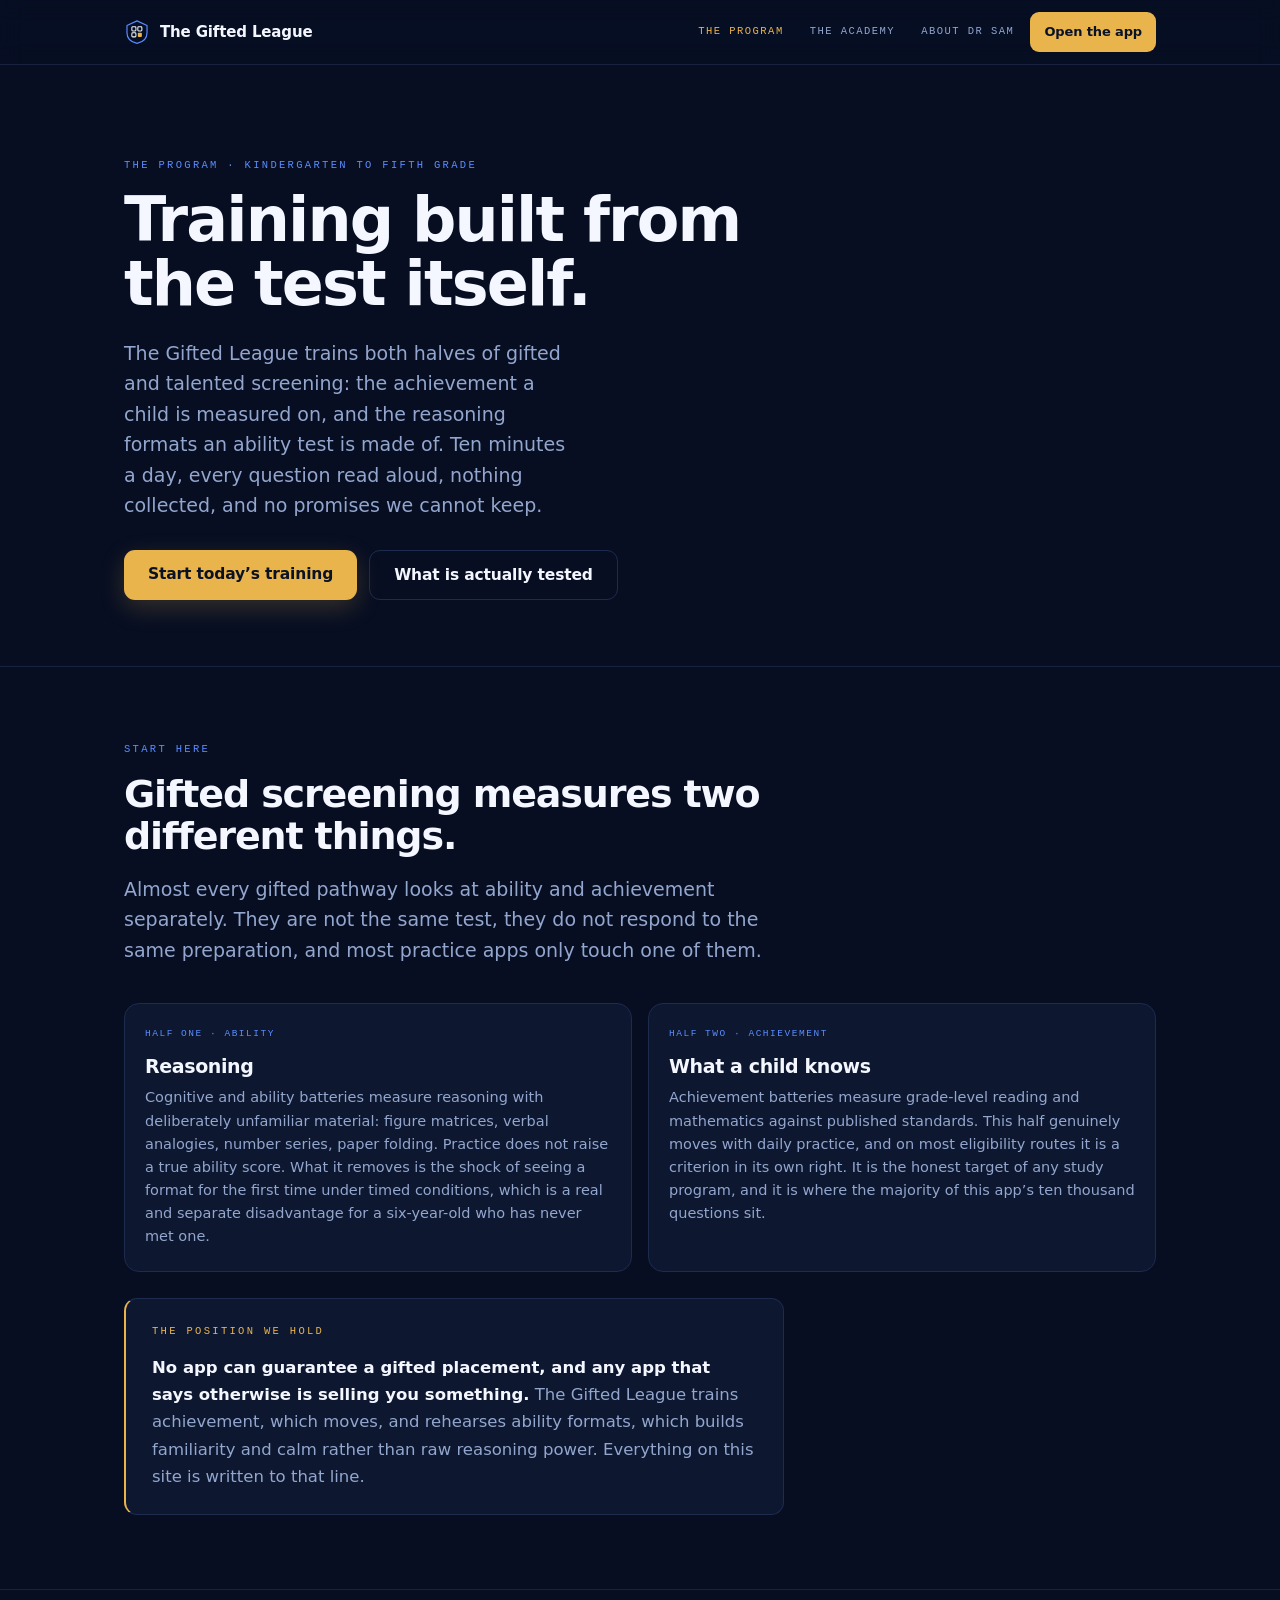
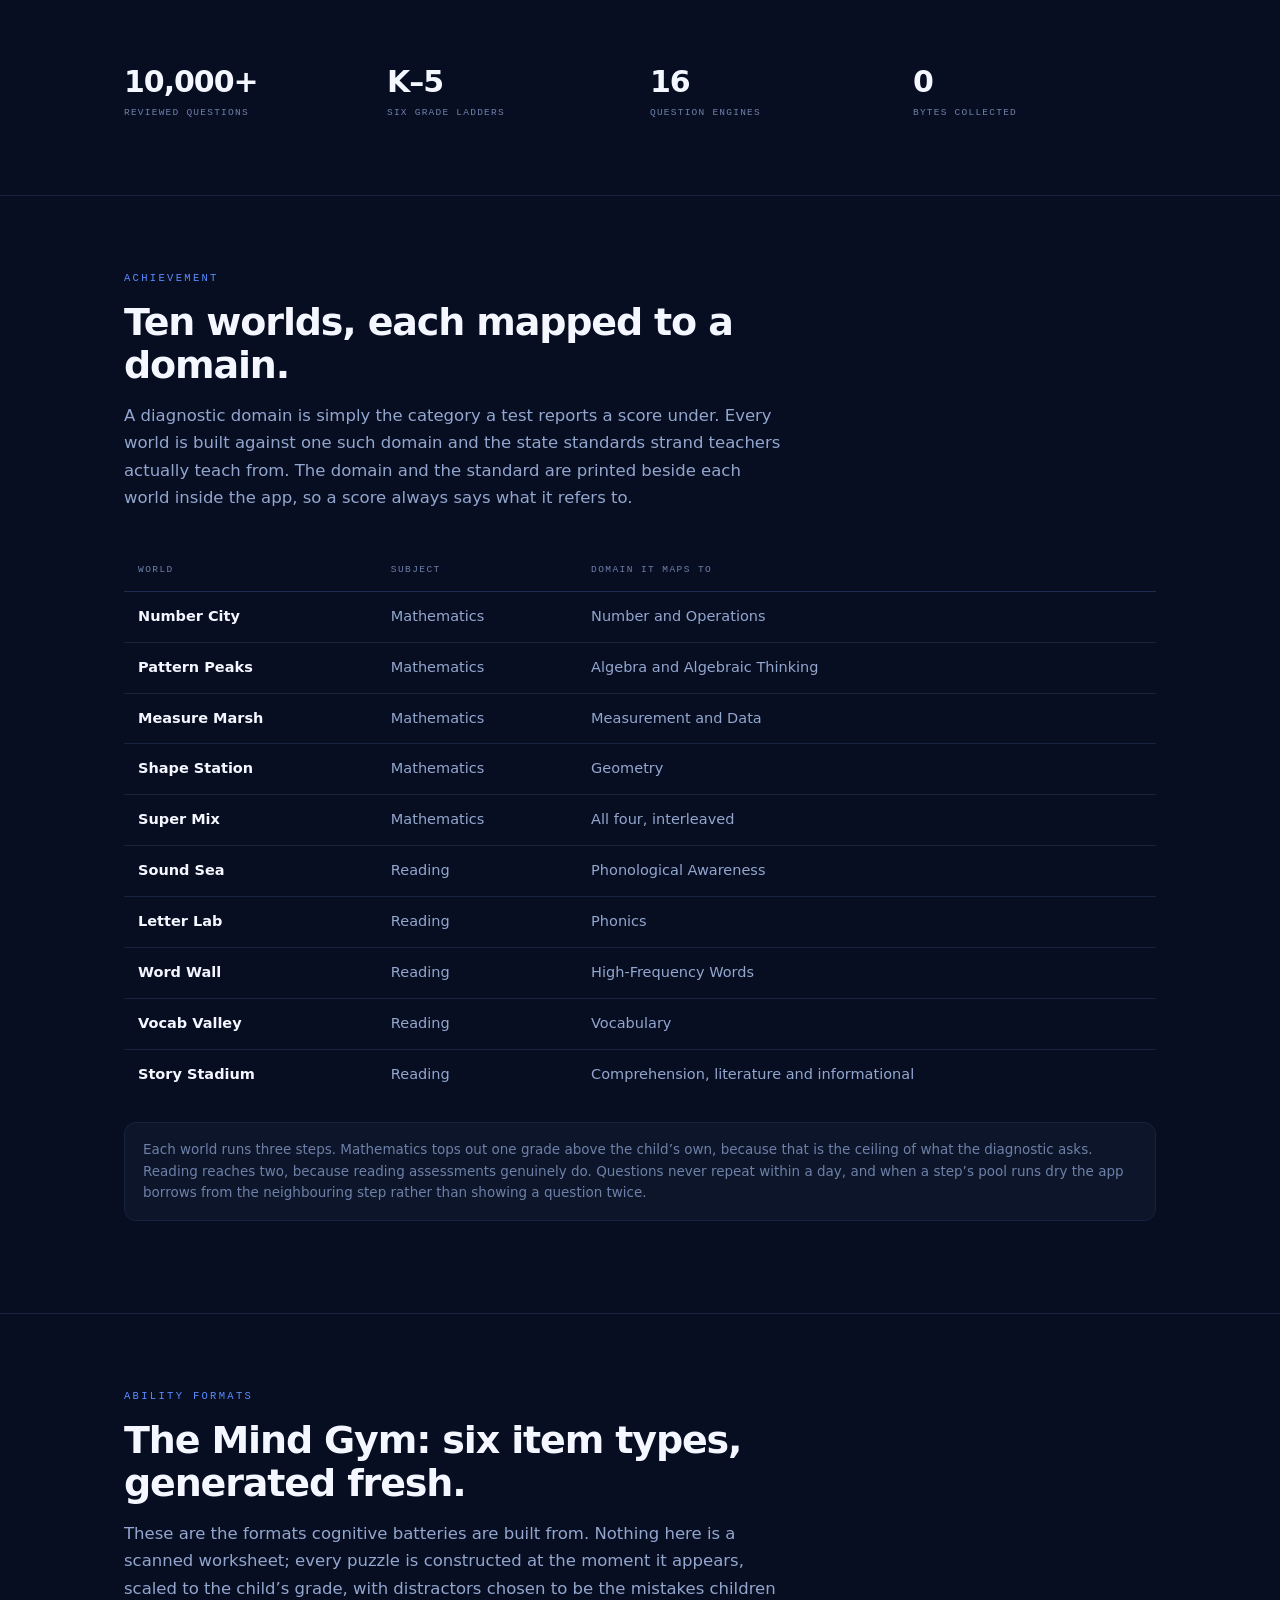
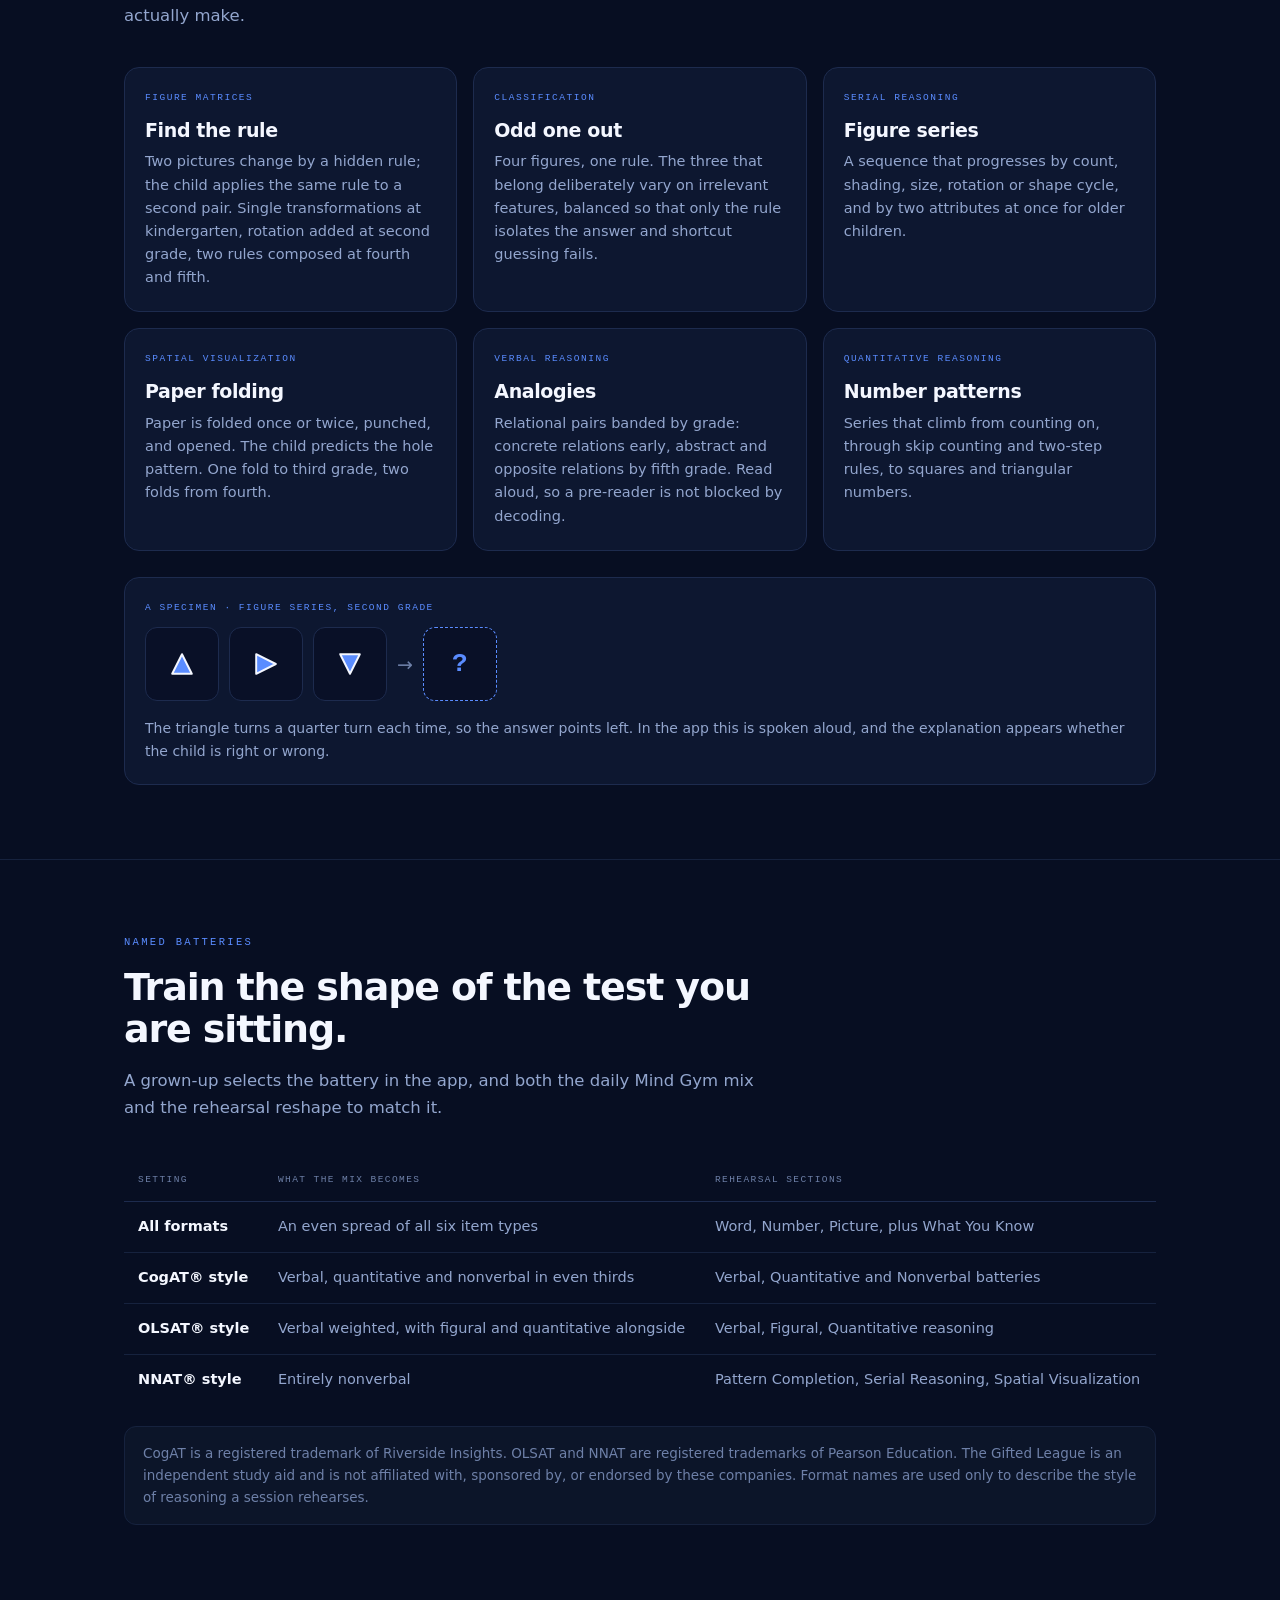
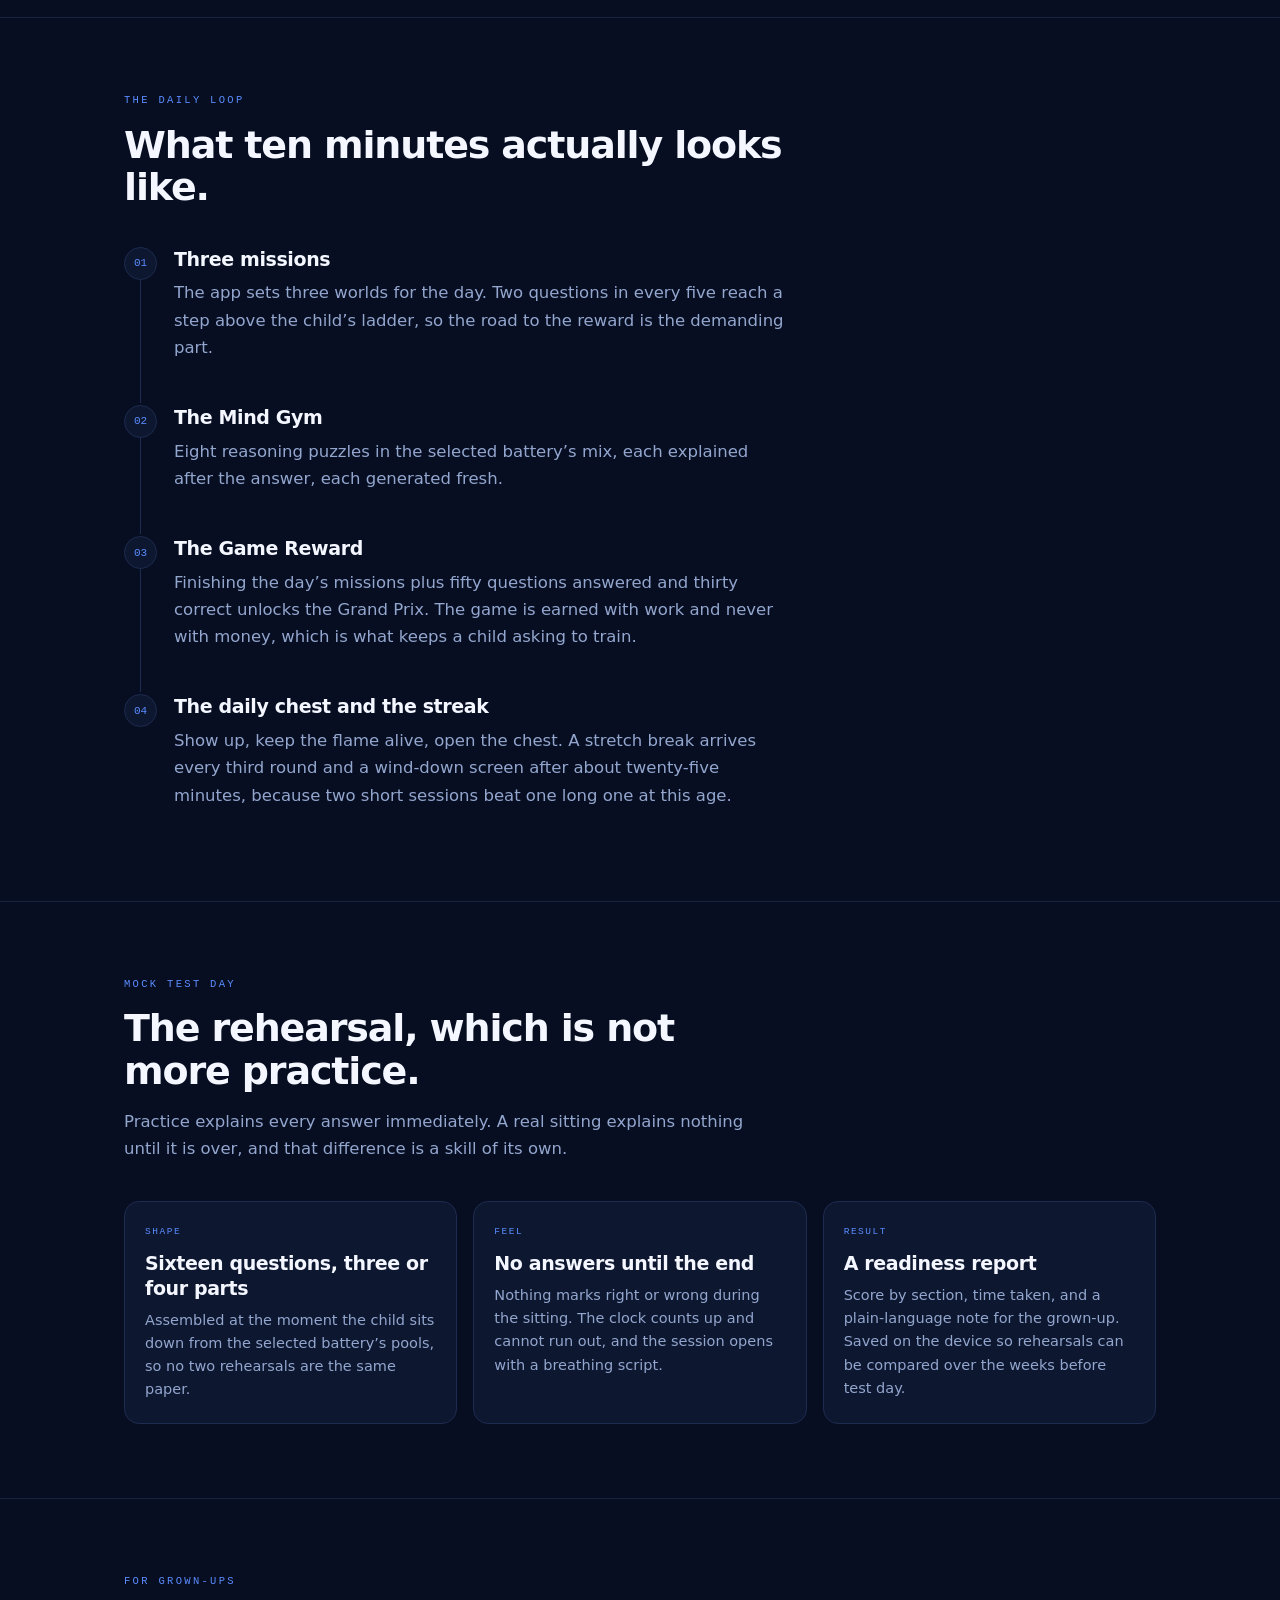
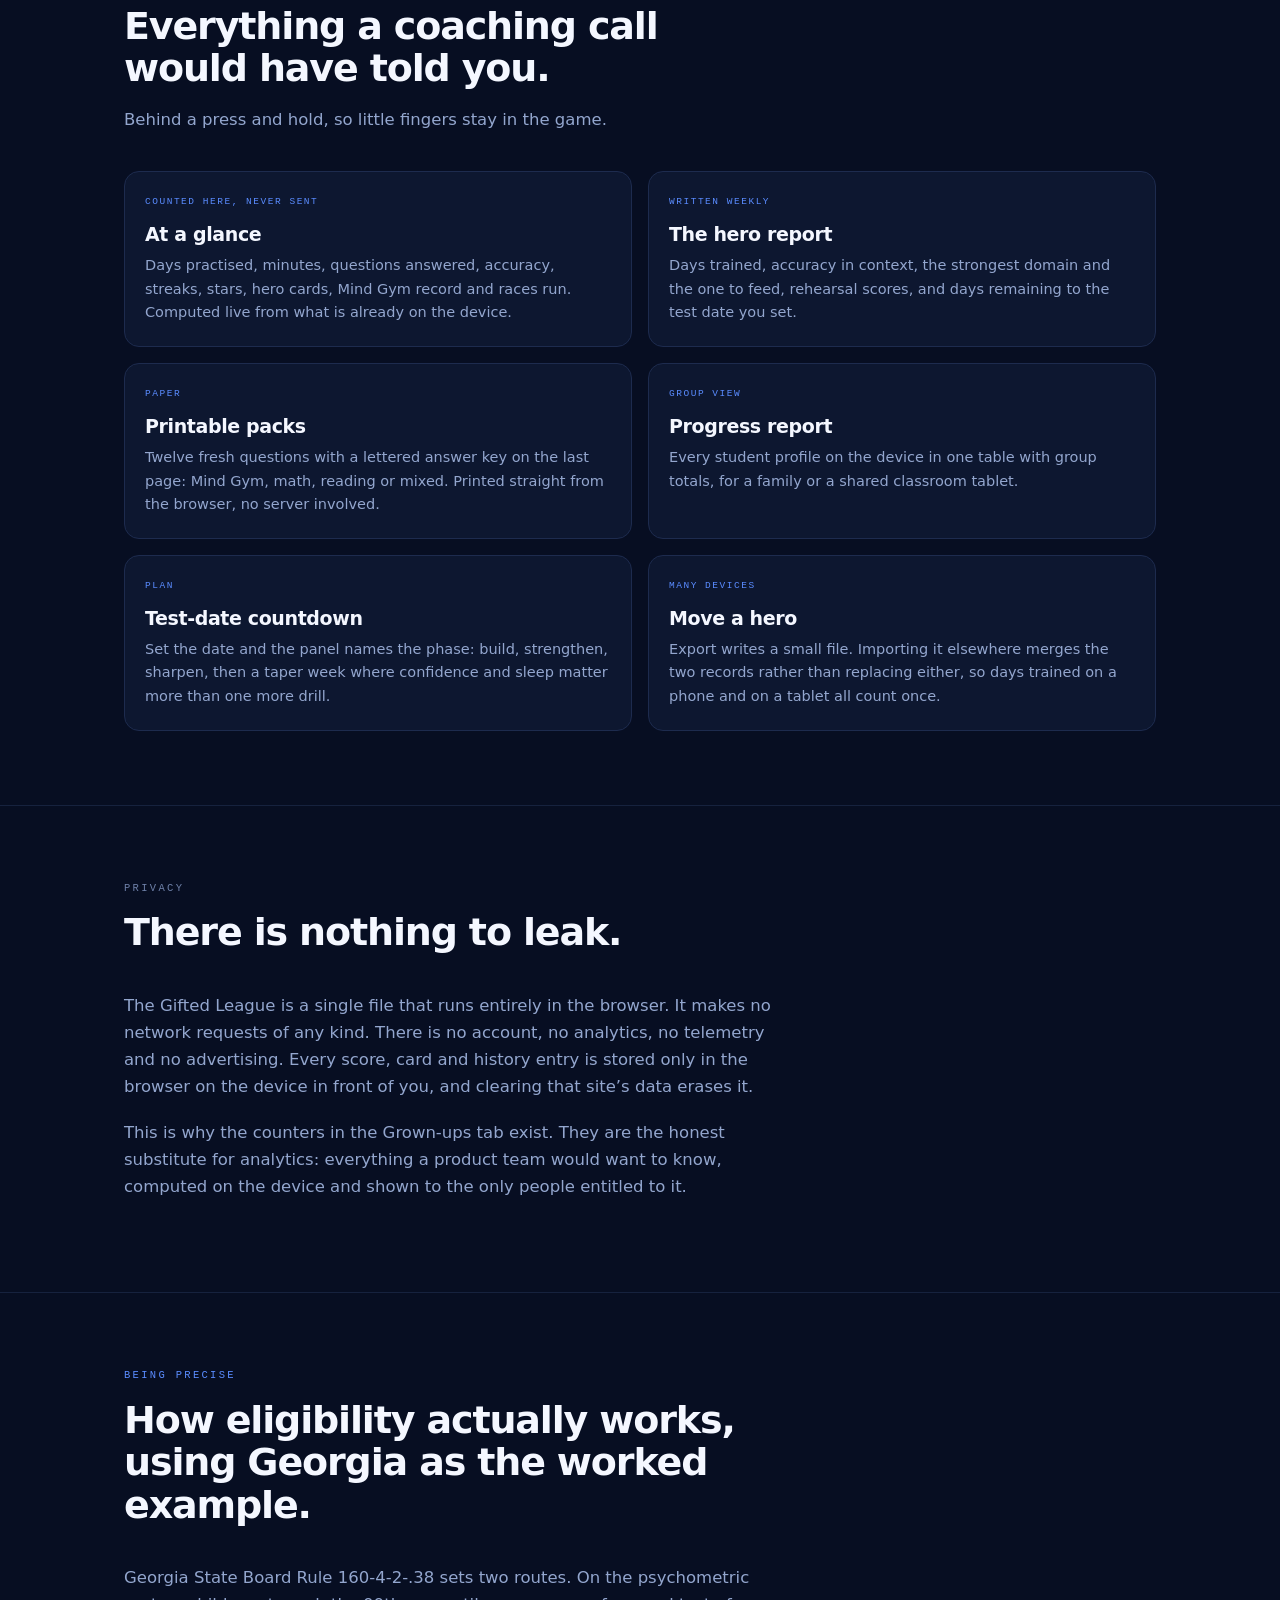
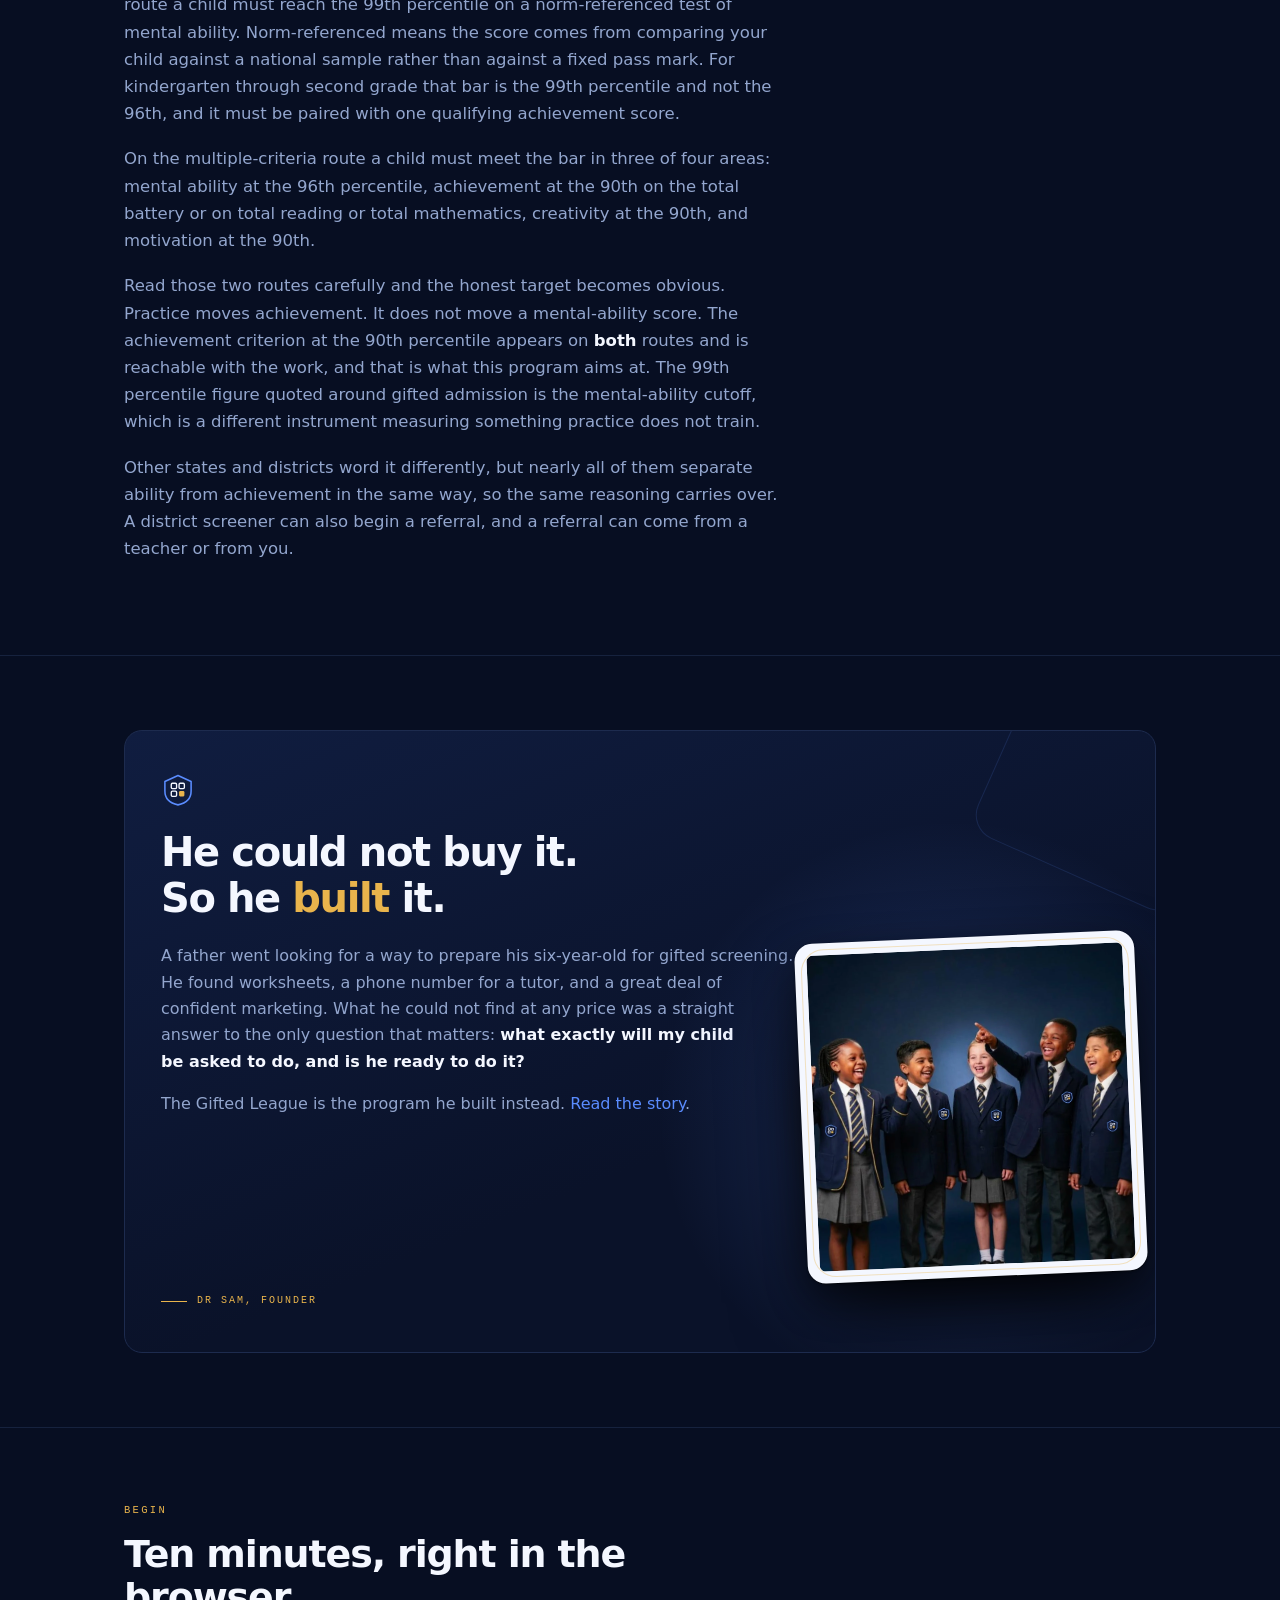
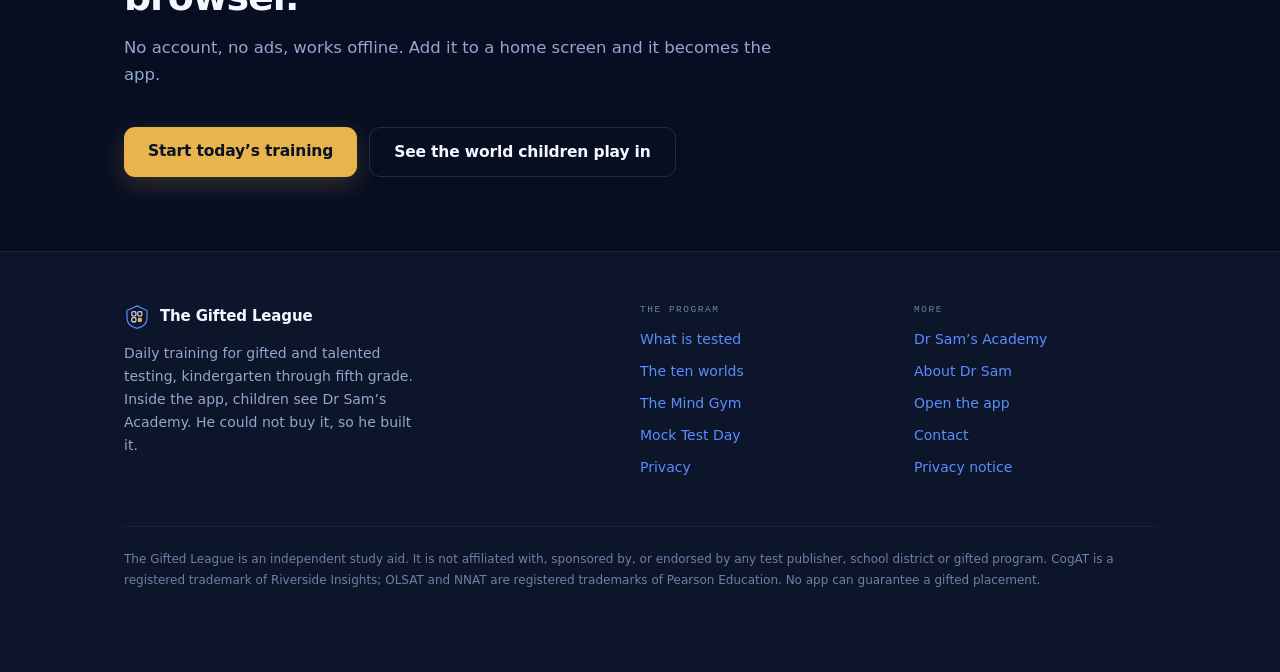
<file: site/index.html>
<!DOCTYPE html>
<html lang="en">
<head>
<meta charset="utf-8">
<meta name="viewport" content="width=device-width,initial-scale=1">
<title>The Gifted League: the program in full</title>
<meta name="description" content="How The Gifted League trains children in kindergarten through fifth grade for gifted and talented testing: ten standards-aligned worlds, six ability-test formats, and an honest account of what practice can and cannot move.">
<link rel="icon" href="../favicon.svg" type="image/svg+xml">
<link rel="alternate icon" href="../favicon-64.png" sizes="64x64" type="image/png">
<link rel="apple-touch-icon" href="../apple-touch-icon.png">
<meta name="theme-color" content="#0B1533">
<meta property="og:type" content="website">
<meta property="og:site_name" content="The Gifted League">
<meta property="og:title" content="The Gifted League: the program in full">
<meta property="og:description" content="How The Gifted League trains children in kindergarten through fifth grade for gifted and talented testing: ten standards-aligned worlds, six ability-test formats, and an honest account of what practice can and cannot move.">
<meta property="og:image" content="https://drsamnnorom.github.io/hero-academy/og-image.png">
<meta property="og:image:width" content="1200">
<meta property="og:image:height" content="630">
<meta property="og:image:alt" content="Five joyful scholars in League uniform beneath the glowing crest of The Gifted League">
<meta property="og:url" content="https://drsamnnorom.github.io/hero-academy/site/index.html">
<meta name="twitter:card" content="summary_large_image">
<meta name="twitter:title" content="The Gifted League: the program in full">
<meta name="twitter:description" content="How The Gifted League trains children in kindergarten through fifth grade for gifted and talented testing: ten standards-aligned worlds, six ability-test formats, and an honest account of what practice can and cannot move.">
<meta name="twitter:image" content="https://drsamnnorom.github.io/hero-academy/og-image.png">
<link rel="stylesheet" href="league.css">
</head>
<body>

<header class="top">
  <div class="wrap">
    <a class="brand" href="index.html">
      <svg viewBox="0 0 48 48" aria-hidden="true">
        <path d="M24 3.5 42.5 12v13.5c0 11.2-7.9 17.4-18.5 19.5C13.4 42.9 5.5 36.7 5.5 25.5V12z" fill="none" stroke="#5A8CFF" stroke-width="2.2" stroke-linejoin="round"/>
        <rect x="14.5" y="14.5" width="7.5" height="7.5" rx="1.6" fill="none" stroke="#F4F7FF" stroke-width="1.9"/>
        <rect x="25.5" y="14.5" width="7.5" height="7.5" rx="1.6" fill="none" stroke="#F4F7FF" stroke-width="1.9"/>
        <rect x="14.5" y="25.5" width="7.5" height="7.5" rx="1.6" fill="none" stroke="#F4F7FF" stroke-width="1.9"/>
        <rect x="25.5" y="25.5" width="7.5" height="7.5" rx="1.6" fill="#E9B44C"/>
      </svg>
      The Gifted League
    </a>
    <nav class="nav">
      <a href="index.html" aria-current="page">The program</a>
      <a href="academy.html">The Academy</a>
      <a href="about.html">About Dr Sam</a>
      <a class="btn-sm" href="../index.html">Open the app</a>
    </nav>
  </div>
</header>

<div class="hero">
  <div class="wrap">
    <p class="eyebrow">The program &middot; kindergarten to fifth grade</p>
    <h1>Training built from<br>the test itself.</h1>
    <p class="lead">The Gifted League trains both halves of gifted and talented screening: the
      achievement a child is measured on, and the reasoning formats an ability test is made of.
      Ten minutes a day, every question read aloud, nothing collected, and no promises we cannot keep.</p>
    <div class="cta-row">
      <a class="btn btn-gold" href="../index.html">Start today&rsquo;s training</a>
      <a class="btn btn-ghost" href="#what-is-tested">What is actually tested</a>
    </div>
  </div>
</div>

<section id="what-is-tested">
  <div class="wrap">
    <div class="sec-head">
      <p class="eyebrow">Start here</p>
      <h2>Gifted screening measures two different things.</h2>
      <p class="lead">Almost every gifted pathway looks at ability and achievement separately.
        They are not the same test, they do not respond to the same preparation, and most
        practice apps only touch one of them.</p>
    </div>
    <div class="grid g2">
      <div class="card">
        <span class="k">Half one &middot; ability</span>
        <h3>Reasoning</h3>
        <p>Cognitive and ability batteries measure reasoning with deliberately unfamiliar material:
          figure matrices, verbal analogies, number series, paper folding. Practice does not raise a
          true ability score. What it removes is the shock of seeing a format for the first time
          under timed conditions, which is a real and separate disadvantage for a six-year-old who
          has never met one.</p>
      </div>
      <div class="card">
        <span class="k">Half two &middot; achievement</span>
        <h3>What a child knows</h3>
        <p>Achievement batteries measure grade-level reading and mathematics against published
          standards. This half genuinely moves with daily practice, and on most eligibility
          routes it is a criterion in its own right. It is the honest target of any study
          program, and it is where the majority of this app&rsquo;s ten thousand questions sit.</p>
      </div>
    </div>
    <div style="height:26px"></div>
    <div class="promise">
      <p class="eyebrow gold">The position we hold</p>
      <p><strong>No app can guarantee a gifted placement, and any app that says otherwise is
        selling you something.</strong> The Gifted League trains achievement, which moves, and
      rehearses ability formats, which builds familiarity and calm rather than raw reasoning
      power. Everything on this site is written to that line.</p>
    </div>
  </div>
</section>

<section>
  <div class="wrap">
    <div class="stats">
      <div><b>10,000+</b><span>reviewed questions</span></div>
      <div><b>K&ndash;5</b><span>six grade ladders</span></div>
      <div><b>16</b><span>question engines</span></div>
      <div><b>0</b><span>bytes collected</span></div>
    </div>
  </div>
</section>

<section id="worlds">
  <div class="wrap">
    <div class="sec-head">
      <p class="eyebrow">Achievement</p>
      <h2>Ten worlds, each mapped to a domain.</h2>
      <p>A diagnostic domain is simply the category a test reports a score under. Every world is built against one such domain and the state standards strand
        teachers actually teach from. The domain and the standard are printed beside each world
        inside the app, so a score always says what it refers to.</p>
    </div>
    <div class="scroller">
      <table class="tbl">
        <thead><tr><th>World</th><th>Subject</th><th>Domain it maps to</th></tr></thead>
        <tbody>
          <tr><td>Number City</td><td>Mathematics</td><td>Number and Operations</td></tr>
          <tr><td>Pattern Peaks</td><td>Mathematics</td><td>Algebra and Algebraic Thinking</td></tr>
          <tr><td>Measure Marsh</td><td>Mathematics</td><td>Measurement and Data</td></tr>
          <tr><td>Shape Station</td><td>Mathematics</td><td>Geometry</td></tr>
          <tr><td>Super Mix</td><td>Mathematics</td><td>All four, interleaved</td></tr>
          <tr><td>Sound Sea</td><td>Reading</td><td>Phonological Awareness</td></tr>
          <tr><td>Letter Lab</td><td>Reading</td><td>Phonics</td></tr>
          <tr><td>Word Wall</td><td>Reading</td><td>High-Frequency Words</td></tr>
          <tr><td>Vocab Valley</td><td>Reading</td><td>Vocabulary</td></tr>
          <tr><td>Story Stadium</td><td>Reading</td><td>Comprehension, literature and informational</td></tr>
        </tbody>
      </table>
    </div>
    <div style="height:22px"></div>
    <p class="note">Each world runs three steps. Mathematics tops out one grade above the child&rsquo;s
      own, because that is the ceiling of what the diagnostic asks. Reading reaches two, because
      reading assessments genuinely do. Questions never repeat within a day, and when a step&rsquo;s pool
      runs dry the app borrows from the neighbouring step rather than showing a question twice.</p>
  </div>
</section>

<section id="mind-gym">
  <div class="wrap">
    <div class="sec-head">
      <p class="eyebrow">Ability formats</p>
      <h2>The Mind Gym: six item types, generated fresh.</h2>
      <p>These are the formats cognitive batteries are built from. Nothing here is a scanned
        worksheet; every puzzle is constructed at the moment it appears, scaled to the child&rsquo;s
        grade, with distractors chosen to be the mistakes children actually make.</p>
    </div>
    <div class="grid g3">
      <div class="card"><span class="k">Figure matrices</span><h3>Find the rule</h3>
        <p>Two pictures change by a hidden rule; the child applies the same rule to a second pair.
          Single transformations at kindergarten, rotation added at second grade, two rules composed
          at fourth and fifth.</p></div>
      <div class="card"><span class="k">Classification</span><h3>Odd one out</h3>
        <p>Four figures, one rule. The three that belong deliberately vary on irrelevant features,
          balanced so that only the rule isolates the answer and shortcut guessing fails.</p></div>
      <div class="card"><span class="k">Serial reasoning</span><h3>Figure series</h3>
        <p>A sequence that progresses by count, shading, size, rotation or shape cycle, and by two
          attributes at once for older children.</p></div>
      <div class="card"><span class="k">Spatial visualization</span><h3>Paper folding</h3>
        <p>Paper is folded once or twice, punched, and opened. The child predicts the hole pattern.
          One fold to third grade, two folds from fourth.</p></div>
      <div class="card"><span class="k">Verbal reasoning</span><h3>Analogies</h3>
        <p>Relational pairs banded by grade: concrete relations early, abstract and opposite
          relations by fifth grade. Read aloud, so a pre-reader is not blocked by decoding.</p></div>
      <div class="card"><span class="k">Quantitative reasoning</span><h3>Number patterns</h3>
        <p>Series that climb from counting on, through skip counting and two-step rules, to squares
          and triangular numbers.</p></div>
    </div>
    <div style="height:26px"></div>
    <div class="card">
      <span class="k">A specimen &middot; figure series, second grade</span>
      <div class="spec">
        <div class="cell"><svg viewBox="-52 -52 104 104" width="60" height="60" aria-hidden="true"><g fill="#5A8CFF" stroke="#F4F7FF" stroke-width="3.4" stroke-linejoin="round"><path d="M0 -17 L17 17 L-17 17 Z"/></g></svg></div>
        <div class="cell"><svg viewBox="-52 -52 104 104" width="60" height="60" aria-hidden="true"><g transform="rotate(90)" fill="#5A8CFF" stroke="#F4F7FF" stroke-width="3.4" stroke-linejoin="round"><path d="M0 -17 L17 17 L-17 17 Z"/></g></svg></div>
        <div class="cell"><svg viewBox="-52 -52 104 104" width="60" height="60" aria-hidden="true"><g transform="rotate(180)" fill="#5A8CFF" stroke="#F4F7FF" stroke-width="3.4" stroke-linejoin="round"><path d="M0 -17 L17 17 L-17 17 Z"/></g></svg></div>
        <span class="arrow">&rarr;</span>
        <div class="cell q">?</div>
      </div>
      <p style="margin-top:16px;font-size:14px">The triangle turns a quarter turn each time, so the
        answer points left. In the app this is spoken aloud, and the explanation appears whether the
        child is right or wrong.</p>
    </div>
  </div>
</section>

<section id="modes">
  <div class="wrap">
    <div class="sec-head">
      <p class="eyebrow">Named batteries</p>
      <h2>Train the shape of the test you are sitting.</h2>
      <p>A grown-up selects the battery in the app, and both the daily Mind Gym mix and the
        rehearsal reshape to match it.</p>
    </div>
    <div class="scroller">
      <table class="tbl">
        <thead><tr><th>Setting</th><th>What the mix becomes</th><th>Rehearsal sections</th></tr></thead>
        <tbody>
          <tr><td>All formats</td><td>An even spread of all six item types</td><td>Word, Number, Picture, plus What You Know</td></tr>
          <tr><td>CogAT&reg; style</td><td>Verbal, quantitative and nonverbal in even thirds</td><td>Verbal, Quantitative and Nonverbal batteries</td></tr>
          <tr><td>OLSAT&reg; style</td><td>Verbal weighted, with figural and quantitative alongside</td><td>Verbal, Figural, Quantitative reasoning</td></tr>
          <tr><td>NNAT&reg; style</td><td>Entirely nonverbal</td><td>Pattern Completion, Serial Reasoning, Spatial Visualization</td></tr>
        </tbody>
      </table>
    </div>
    <div style="height:22px"></div>
    <p class="note">CogAT is a registered trademark of Riverside Insights. OLSAT and NNAT are
      registered trademarks of Pearson Education. The Gifted League is an independent study aid and
      is not affiliated with, sponsored by, or endorsed by these companies. Format names are used
      only to describe the style of reasoning a session rehearses.</p>
  </div>
</section>

<section id="day">
  <div class="wrap">
    <div class="sec-head">
      <p class="eyebrow">The daily loop</p>
      <h2>What ten minutes actually looks like.</h2>
    </div>
    <div class="steps">
      <div class="step"><span class="n"></span>
        <div><h3>Three missions</h3>
          <p>The app sets three worlds for the day. Two questions in every five reach a step above
            the child&rsquo;s ladder, so the road to the reward is the demanding part.</p></div>
      </div>
      <div class="step"><span class="n"></span>
        <div><h3>The Mind Gym</h3>
          <p>Eight reasoning puzzles in the selected battery&rsquo;s mix, each explained after the answer,
            each generated fresh.</p></div>
      </div>
      <div class="step"><span class="n"></span>
        <div><h3>The Game Reward</h3>
          <p>Finishing the day&rsquo;s missions plus fifty questions answered and thirty correct unlocks
            the Grand Prix. The game is earned with work and never with money, which is what keeps a
            child asking to train.</p></div>
      </div>
      <div class="step"><span class="n"></span>
        <div><h3>The daily chest and the streak</h3>
          <p>Show up, keep the flame alive, open the chest. A stretch break arrives every third
            round and a wind-down screen after about twenty-five minutes, because two short sessions
            beat one long one at this age.</p></div>
      </div>
    </div>
  </div>
</section>

<section id="rehearsal">
  <div class="wrap">
    <div class="sec-head">
      <p class="eyebrow">Mock Test Day</p>
      <h2>The rehearsal, which is not more practice.</h2>
      <p>Practice explains every answer immediately. A real sitting explains nothing until it is
        over, and that difference is a skill of its own.</p>
    </div>
    <div class="grid g3">
      <div class="card"><span class="k">Shape</span><h3>Sixteen questions, three or four parts</h3>
        <p>Assembled at the moment the child sits down from the selected battery&rsquo;s pools, so no two
          rehearsals are the same paper.</p></div>
      <div class="card"><span class="k">Feel</span><h3>No answers until the end</h3>
        <p>Nothing marks right or wrong during the sitting. The clock counts up and cannot run out,
          and the session opens with a breathing script.</p></div>
      <div class="card"><span class="k">Result</span><h3>A readiness report</h3>
        <p>Score by section, time taken, and a plain-language note for the grown-up. Saved on the
          device so rehearsals can be compared over the weeks before test day.</p></div>
    </div>
  </div>
</section>

<section id="grown-ups">
  <div class="wrap">
    <div class="sec-head">
      <p class="eyebrow">For grown-ups</p>
      <h2>Everything a coaching call would have told you.</h2>
      <p>Behind a press and hold, so little fingers stay in the game.</p>
    </div>
    <div class="grid g2">
      <div class="card"><span class="k">Counted here, never sent</span><h3>At a glance</h3>
        <p>Days practised, minutes, questions answered, accuracy, streaks, stars, hero cards, Mind
          Gym record and races run. Computed live from what is already on the device.</p></div>
      <div class="card"><span class="k">Written weekly</span><h3>The hero report</h3>
        <p>Days trained, accuracy in context, the strongest domain and the one to feed, rehearsal
          scores, and days remaining to the test date you set.</p></div>
      <div class="card"><span class="k">Paper</span><h3>Printable packs</h3>
        <p>Twelve fresh questions with a lettered answer key on the last page: Mind Gym, math,
          reading or mixed. Printed straight from the browser, no server involved.</p></div>
      <div class="card"><span class="k">Group view</span><h3>Progress report</h3>
        <p>Every student profile on the device in one table with group totals, for a family or a
          shared classroom tablet.</p></div>
      <div class="card"><span class="k">Plan</span><h3>Test-date countdown</h3>
        <p>Set the date and the panel names the phase: build, strengthen, sharpen, then a taper week
          where confidence and sleep matter more than one more drill.</p></div>
      <div class="card"><span class="k">Many devices</span><h3>Move a hero</h3>
        <p>Export writes a small file. Importing it elsewhere merges the two records rather than
          replacing either, so days trained on a phone and on a tablet all count once.</p></div>
    </div>
  </div>
</section>

<section id="privacy">
  <div class="wrap">
    <div class="sec-head">
      <p class="eyebrow muted">Privacy</p>
      <h2>There is nothing to leak.</h2>
    </div>
    <div class="read">
      <p>The Gifted League is a single file that runs entirely in the browser. It makes no network
        requests of any kind. There is no account, no analytics, no telemetry and no advertising.
        Every score, card and history entry is stored only in the browser on the device in front of
        you, and clearing that site&rsquo;s data erases it.</p>
      <p>This is why the counters in the Grown-ups tab exist. They are the honest substitute for
        analytics: everything a product team would want to know, computed on the device and shown to
        the only people entitled to it.</p>
    </div>
  </div>
</section>

<section id="eligibility">
  <div class="wrap">
    <div class="sec-head">
      <p class="eyebrow">Being precise</p>
      <h2>How eligibility actually works, using Georgia as the worked example.</h2>
    </div>
    <div class="read">
      <p>Georgia State Board Rule 160-4-2-.38 sets two routes. On the psychometric route a child
        must reach the 99th percentile on a norm-referenced test of mental ability. Norm-referenced
        means the score comes from comparing your child against a national sample rather than against
        a fixed pass mark. For kindergarten through second grade that bar is the 99th percentile and
        not the 96th, and it must be paired with one qualifying achievement score.</p>
      <p>On the multiple-criteria route a child must meet the bar in three of four areas: mental ability at the 96th percentile, achievement at the 90th on the
        total battery or on total reading or total mathematics, creativity at the 90th, and
        motivation at the 90th.</p>
      <p>Read those two routes carefully and the honest target becomes obvious. Practice moves
        achievement. It does not move a mental-ability score. The achievement criterion at the 90th
        percentile appears on <strong>both</strong> routes and is reachable with the work, and that
        is what this program aims at. The 99th percentile figure quoted around gifted admission is
        the mental-ability cutoff, which is a different instrument measuring something practice does
        not train.</p>
      <p>Other states and districts word it differently, but nearly all of them separate ability
        from achievement in the same way, so the same reasoning carries over. A district screener
        can also begin a referral, and a referral can come from a teacher or from you.</p>
    </div>
  </div>
</section>

<section id="hallmark">
  <div class="wrap">
    <div class="hallmark">
      <svg class="crest" viewBox="0 0 48 48" aria-hidden="true">
        <path d="M24 3.5 42.5 12v13.5c0 11.2-7.9 17.4-18.5 19.5C13.4 42.9 5.5 36.7 5.5 25.5V12z" fill="none" stroke="#5A8CFF" stroke-width="2.2" stroke-linejoin="round"/>
        <rect x="14.5" y="14.5" width="7.5" height="7.5" rx="1.6" fill="none" stroke="#F4F7FF" stroke-width="1.9"/>
        <rect x="25.5" y="14.5" width="7.5" height="7.5" rx="1.6" fill="none" stroke="#F4F7FF" stroke-width="1.9"/>
        <rect x="14.5" y="25.5" width="7.5" height="7.5" rx="1.6" fill="none" stroke="#F4F7FF" stroke-width="1.9"/>
        <rect x="25.5" y="25.5" width="7.5" height="7.5" rx="1.6" fill="#E9B44C"/>
      </svg>
      <p class="line">He could not buy it.<br>So he <em>built</em> it.</p>
      <div class="figure hall-fig photo-stage">
        <div class="photo-card"><img src="img/kids-league.webp" width="847" height="847" loading="lazy" decoding="async"
             alt="Five joyful scholars of The Gifted League in uniform, their crest glowing above them"></div>
      </div>
      <p>A father went looking for a way to prepare his six-year-old for gifted screening.
        He found worksheets, a phone number for a tutor, and a great deal of confident
        marketing. What he could not find at any price was a straight answer to the only
        question that matters: <strong>what exactly will my child be asked to do, and is he
        ready to do it?</strong></p>
      <p>The Gifted League is the program he built instead. <a href="about.html">Read the story</a>.</p>
      <p class="sig">Dr Sam, founder</p>
    </div>
  </div>
</section>

<section>
  <div class="wrap">
    <div class="sec-head">
      <p class="eyebrow gold">Begin</p>
      <h2>Ten minutes, right in the browser.</h2>
      <p>No account, no ads, works offline. Add it to a home screen and it becomes the app.</p>
    </div>
    <div class="cta-row">
      <a class="btn btn-gold" href="../index.html">Start today&rsquo;s training</a>
      <a class="btn btn-ghost" href="academy.html">See the world children play in</a>
    </div>
  </div>
</section>

<footer class="site">
  <div class="wrap">
    <div class="cols">
      <div>
        <a class="brand" href="index.html" style="margin-bottom:12px">
          <svg viewBox="0 0 48 48" aria-hidden="true">
            <path d="M24 3.5 42.5 12v13.5c0 11.2-7.9 17.4-18.5 19.5C13.4 42.9 5.5 36.7 5.5 25.5V12z" fill="none" stroke="#5A8CFF" stroke-width="2.2" stroke-linejoin="round"/>
            <rect x="14.5" y="14.5" width="7.5" height="7.5" rx="1.6" fill="none" stroke="#F4F7FF" stroke-width="1.9"/>
            <rect x="25.5" y="14.5" width="7.5" height="7.5" rx="1.6" fill="none" stroke="#F4F7FF" stroke-width="1.9"/>
            <rect x="14.5" y="25.5" width="7.5" height="7.5" rx="1.6" fill="none" stroke="#F4F7FF" stroke-width="1.9"/>
            <rect x="25.5" y="25.5" width="7.5" height="7.5" rx="1.6" fill="#E9B44C"/>
          </svg>
          The Gifted League
        </a>
        <p style="font-size:14px;max-width:34ch">Daily training for gifted and talented testing,
          kindergarten through fifth grade. Inside the app, children see Dr Sam&rsquo;s Academy. He could not buy it, so he built it.</p>
      </div>
      <div>
        <h3 class="foot-h">The program</h3>
        <ul>
          <li><a href="#what-is-tested">What is tested</a></li>
          <li><a href="#worlds">The ten worlds</a></li>
          <li><a href="#mind-gym">The Mind Gym</a></li>
          <li><a href="#rehearsal">Mock Test Day</a></li>
          <li><a href="#privacy">Privacy</a></li>
        </ul>
      </div>
      <div>
        <h3 class="foot-h">More</h3>
        <ul>
          <li><a href="academy.html">Dr Sam&rsquo;s Academy</a></li>
          <li><a href="about.html">About Dr Sam</a></li>
          <li><a href="../index.html">Open the app</a></li>
          <li><a href="mailto:sam.nnorom@du.edu">Contact</a></li>
          <li><a href="../privacy.html">Privacy notice</a></li>
        </ul>
      </div>
    </div>
    <p class="fine">The Gifted League is an independent study aid. It is not affiliated with,
      sponsored by, or endorsed by any test publisher, school district or gifted program.
      CogAT is a registered trademark of Riverside Insights; OLSAT and NNAT are registered
      trademarks of Pearson Education. No app can guarantee a gifted placement.</p>
  </div>
</footer>

</body>
</html>
</file>
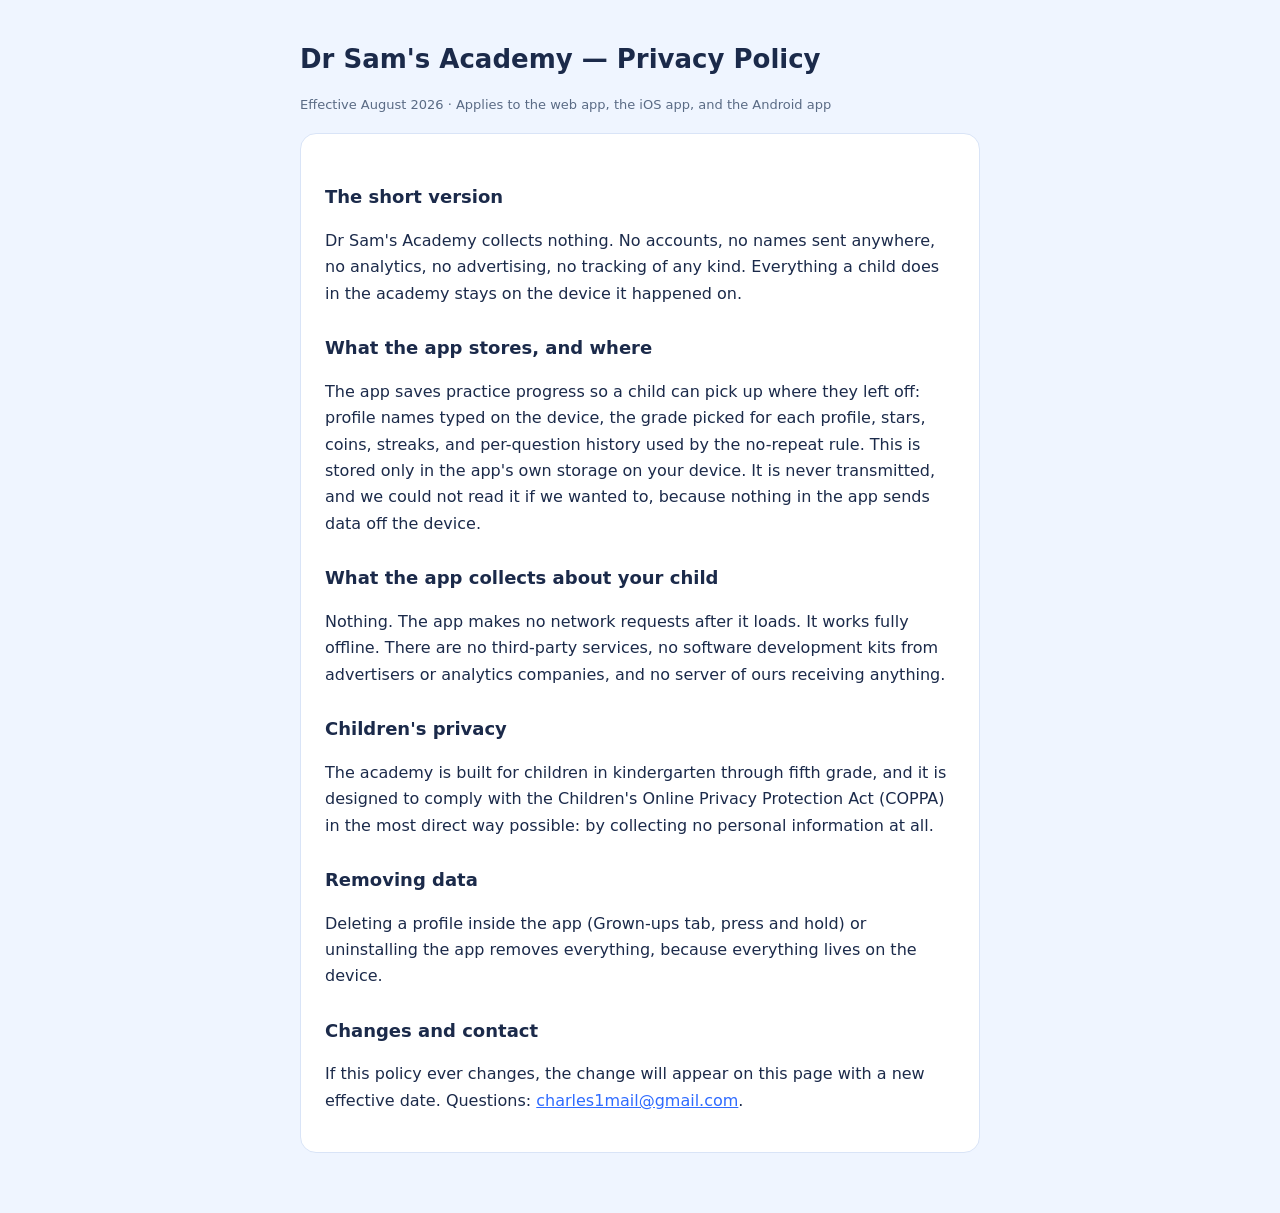
<file: privacy.html>
<!DOCTYPE html>
<html lang="en">
<head>
<meta charset="UTF-8">
<meta name="viewport" content="width=device-width, initial-scale=1.0">
<title>Privacy Policy · Dr Sam's Academy</title>
<style>
  body{font-family:system-ui,-apple-system,Segoe UI,sans-serif;background:#EFF5FF;color:#1B2A4A;
       max-width:680px;margin:0 auto;padding:28px 20px 60px;line-height:1.65;}
  h1{font-size:26px;margin:10px 0 4px;}
  h2{font-size:18px;margin:26px 0 6px;}
  .card{background:#fff;border:1.5px solid #D9E4F7;border-radius:16px;padding:22px 24px;margin-top:18px;}
  .stamp{font-size:13px;color:#5A6B85;}
  a{color:#2F6BFF;}
</style>
</head>
<body>
<h1>Dr Sam's Academy — Privacy Policy</h1>
<p class="stamp">Effective August 2026 · Applies to the web app, the iOS app, and the Android app</p>
<div class="card">
<h2>The short version</h2>
<p>Dr Sam's Academy collects nothing. No accounts, no names sent anywhere, no analytics, no advertising, no tracking of any kind. Everything a child does in the academy stays on the device it happened on.</p>
<h2>What the app stores, and where</h2>
<p>The app saves practice progress so a child can pick up where they left off: profile names typed on the device, the grade picked for each profile, stars, coins, streaks, and per-question history used by the no-repeat rule. This is stored only in the app's own storage on your device. It is never transmitted, and we could not read it if we wanted to, because nothing in the app sends data off the device.</p>
<h2>What the app collects about your child</h2>
<p>Nothing. The app makes no network requests after it loads. It works fully offline. There are no third-party services, no software development kits from advertisers or analytics companies, and no server of ours receiving anything.</p>
<h2>Children's privacy</h2>
<p>The academy is built for children in kindergarten through fifth grade, and it is designed to comply with the Children's Online Privacy Protection Act (COPPA) in the most direct way possible: by collecting no personal information at all.</p>
<h2>Removing data</h2>
<p>Deleting a profile inside the app (Grown-ups tab, press and hold) or uninstalling the app removes everything, because everything lives on the device.</p>
<h2>Changes and contact</h2>
<p>If this policy ever changes, the change will appear on this page with a new effective date. Questions: <a href="mailto:charles1mail@gmail.com">charles1mail@gmail.com</a>.</p>
</div>
</body>
</html>
</file>
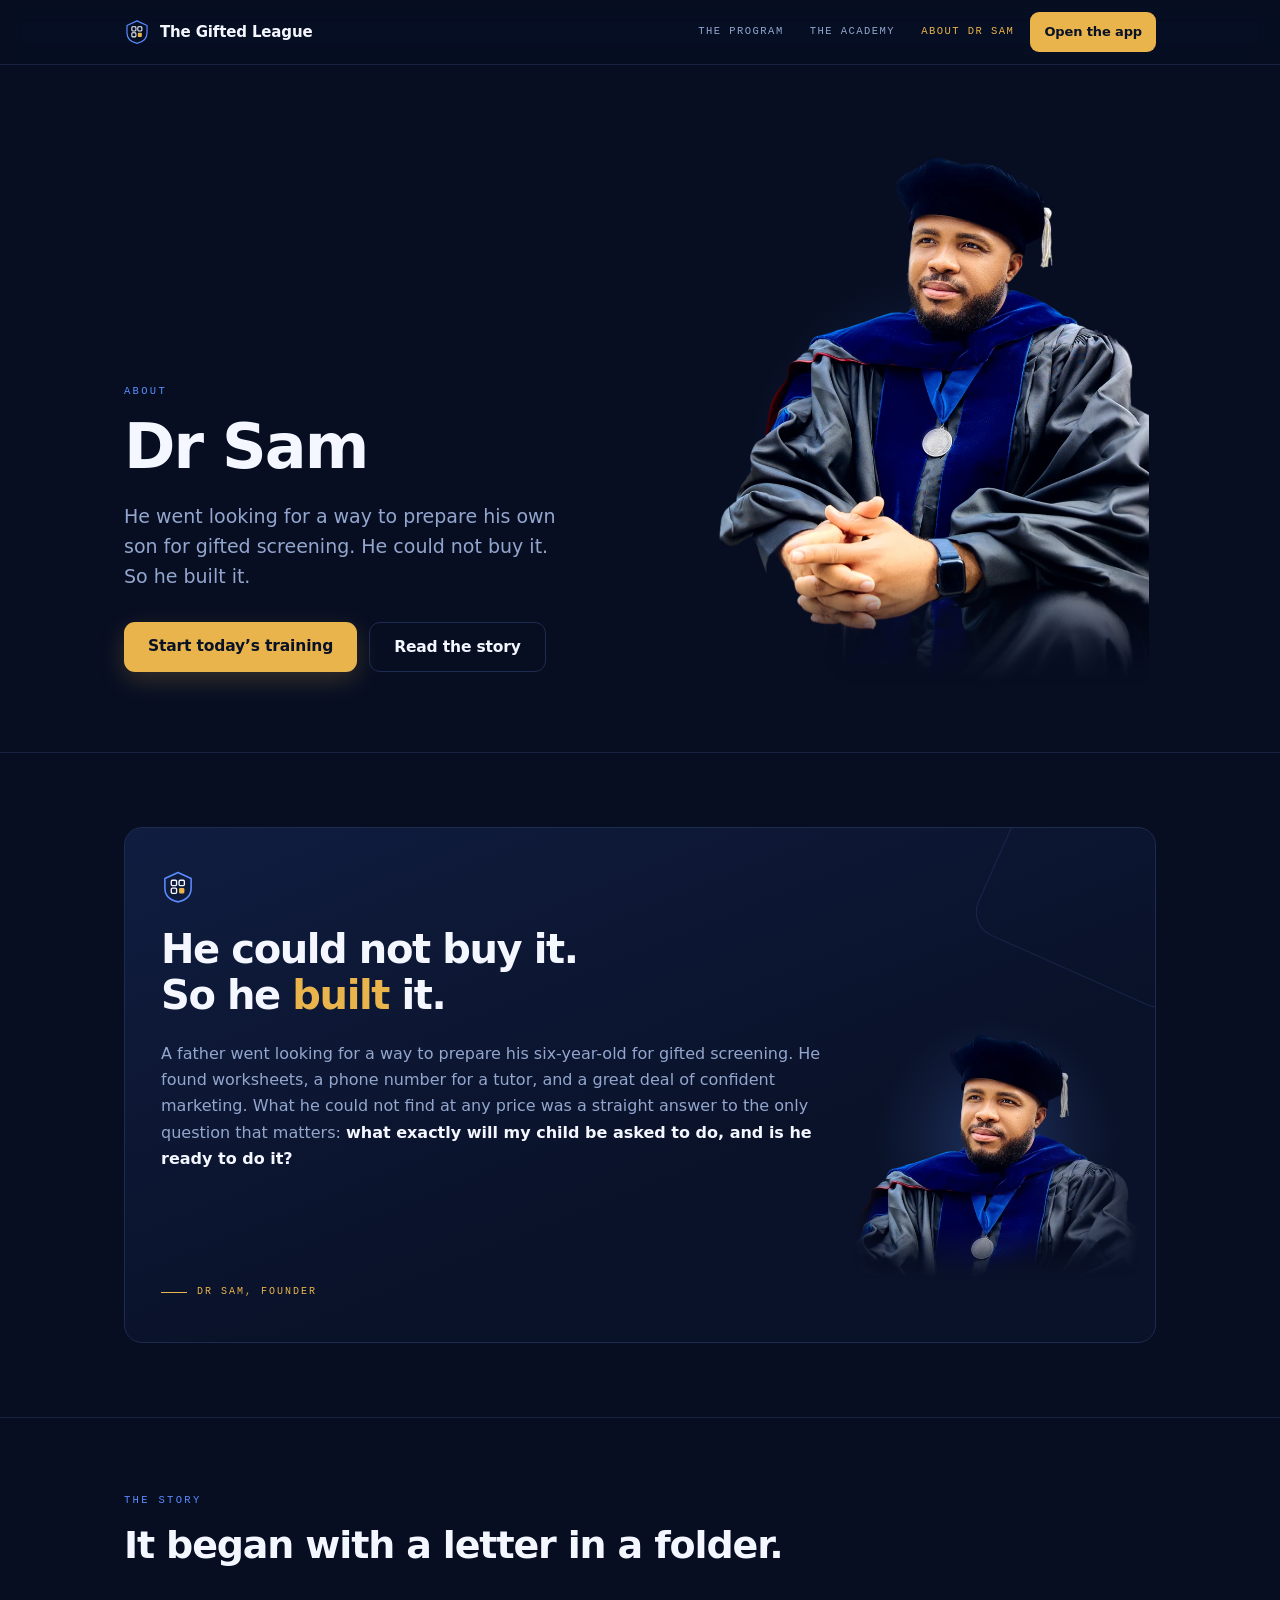
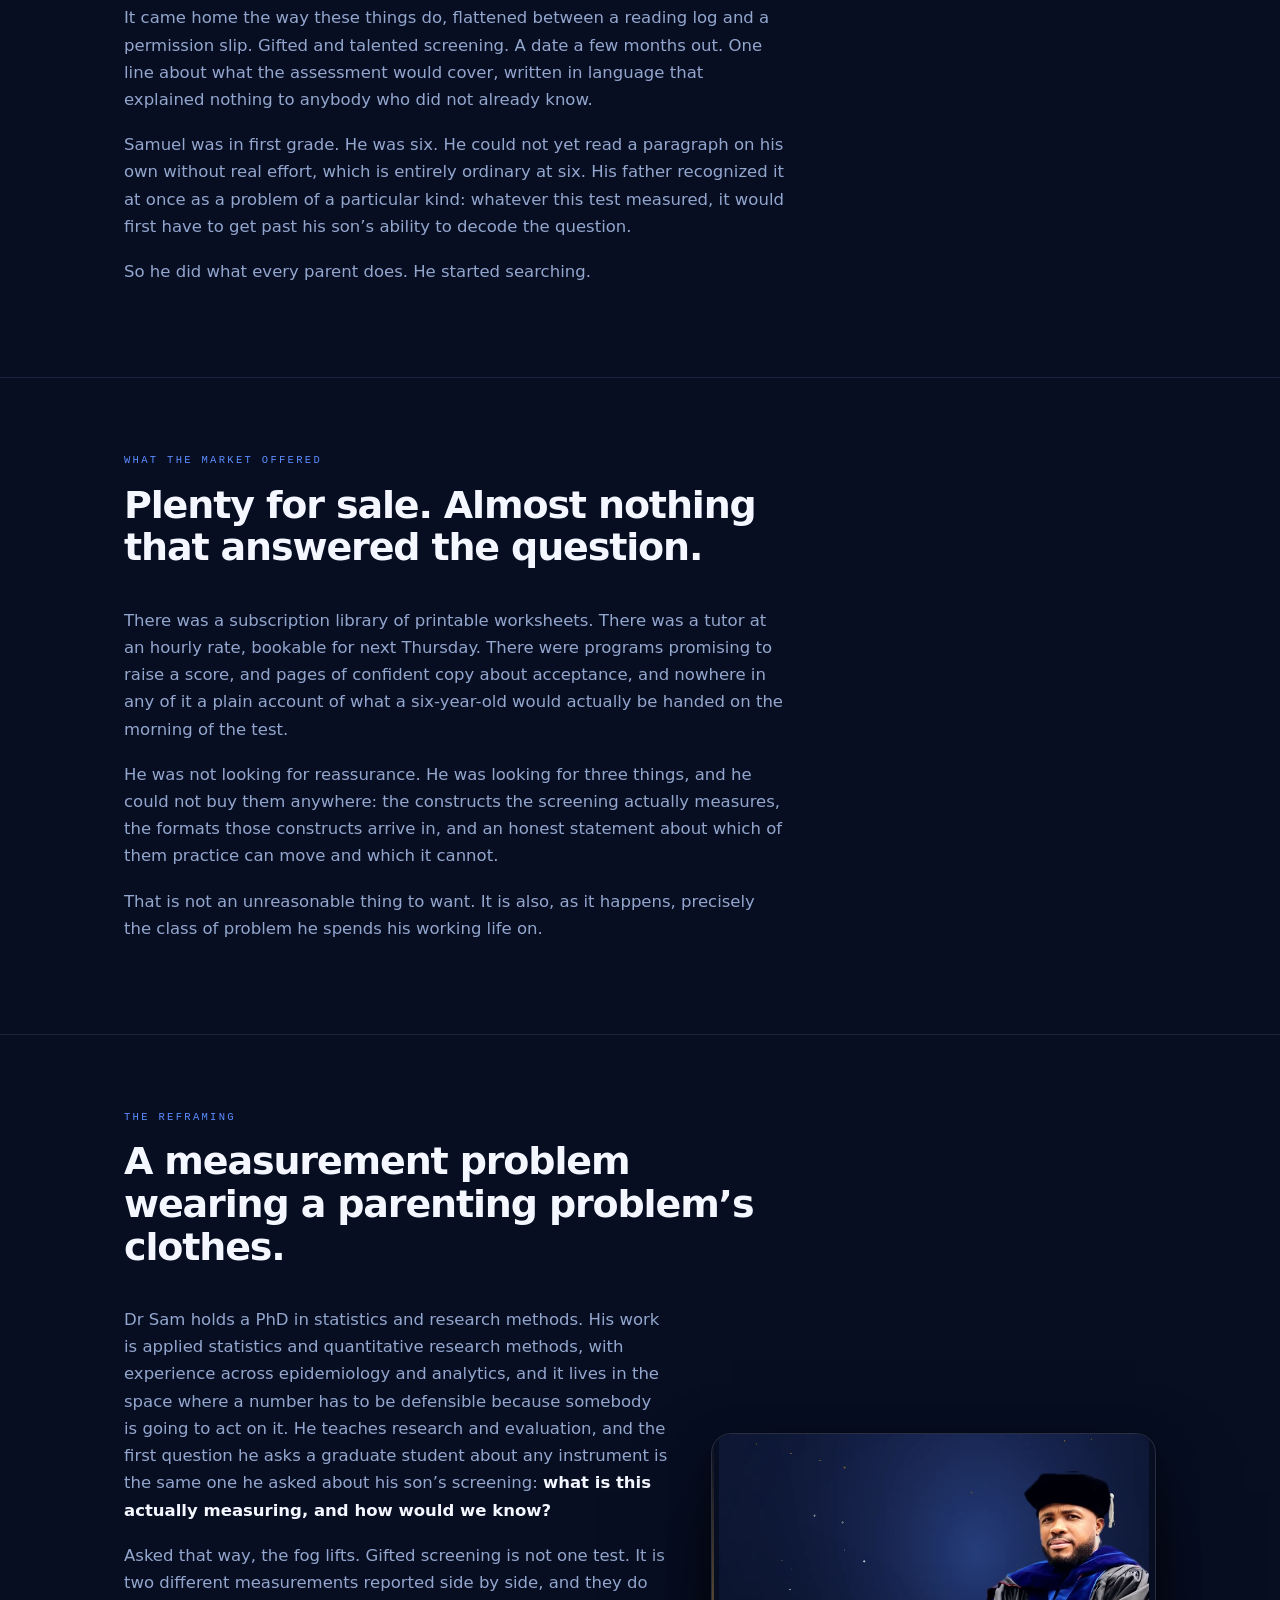
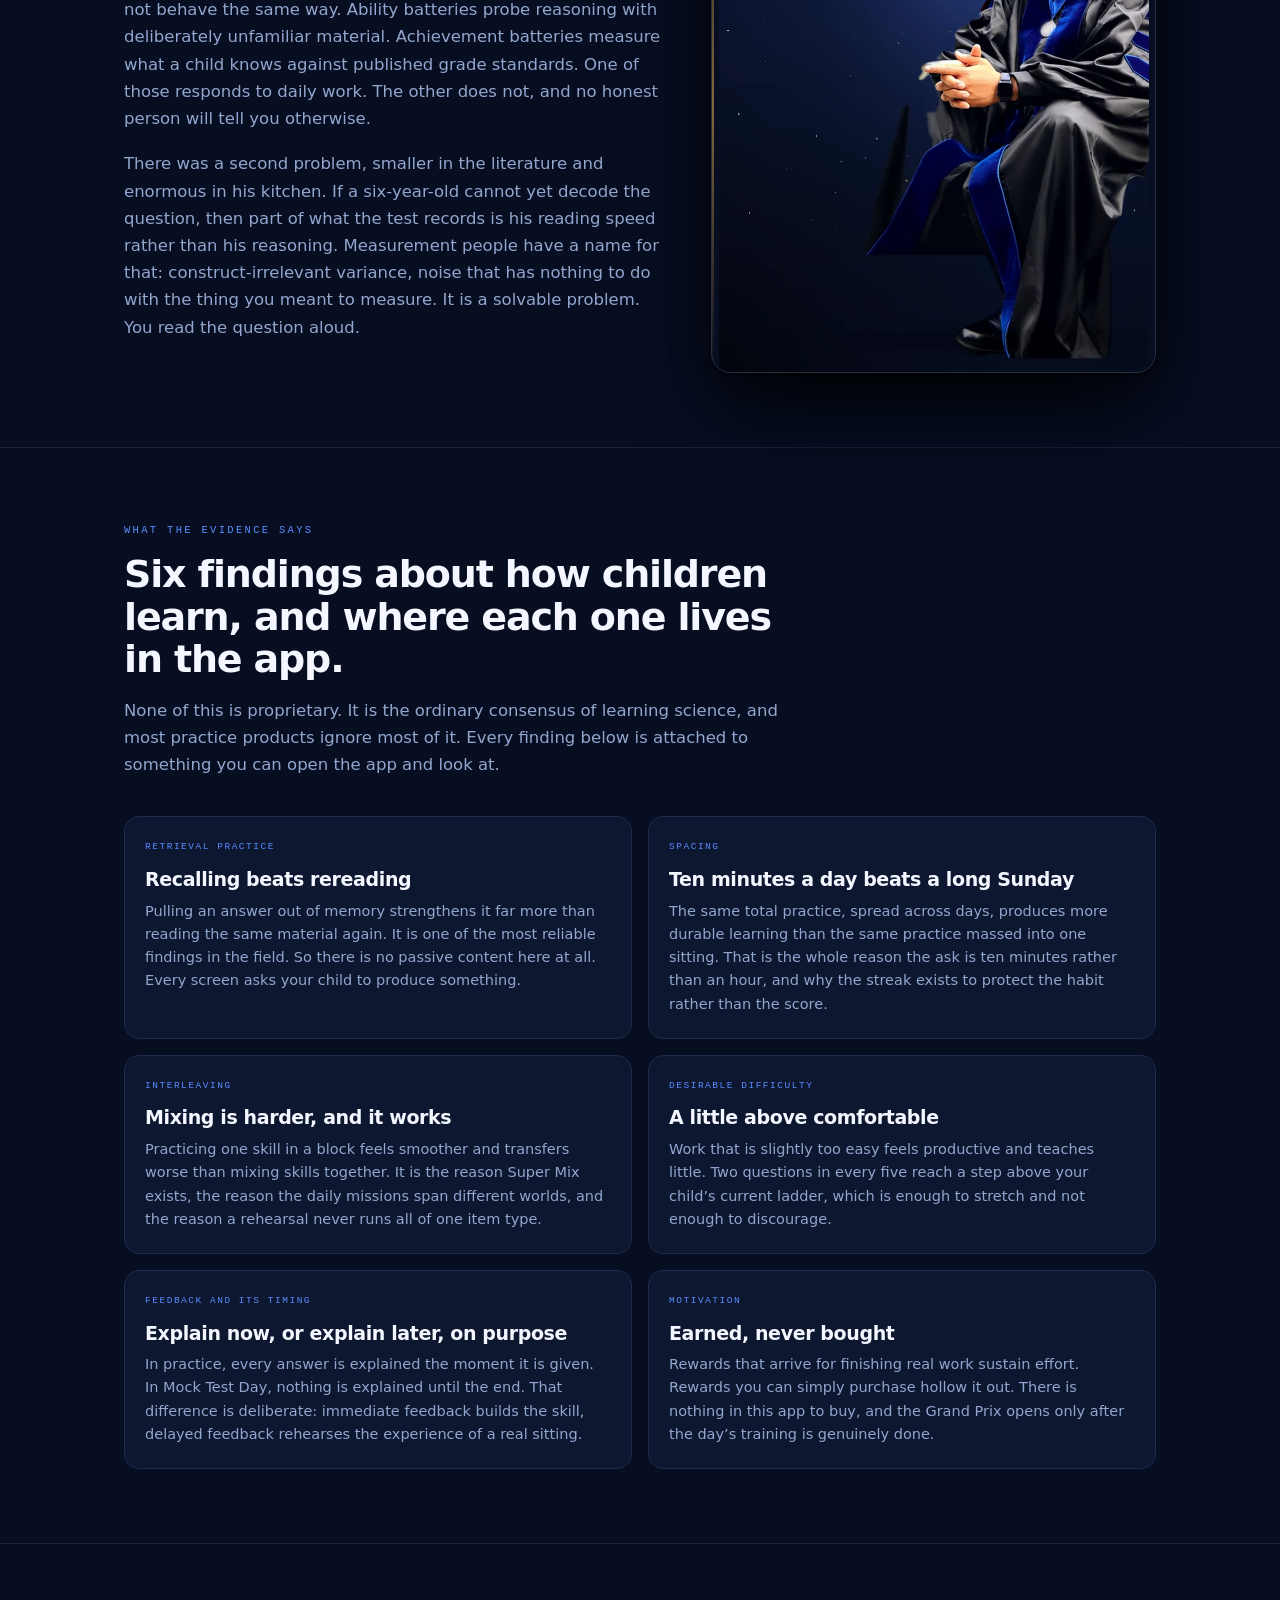
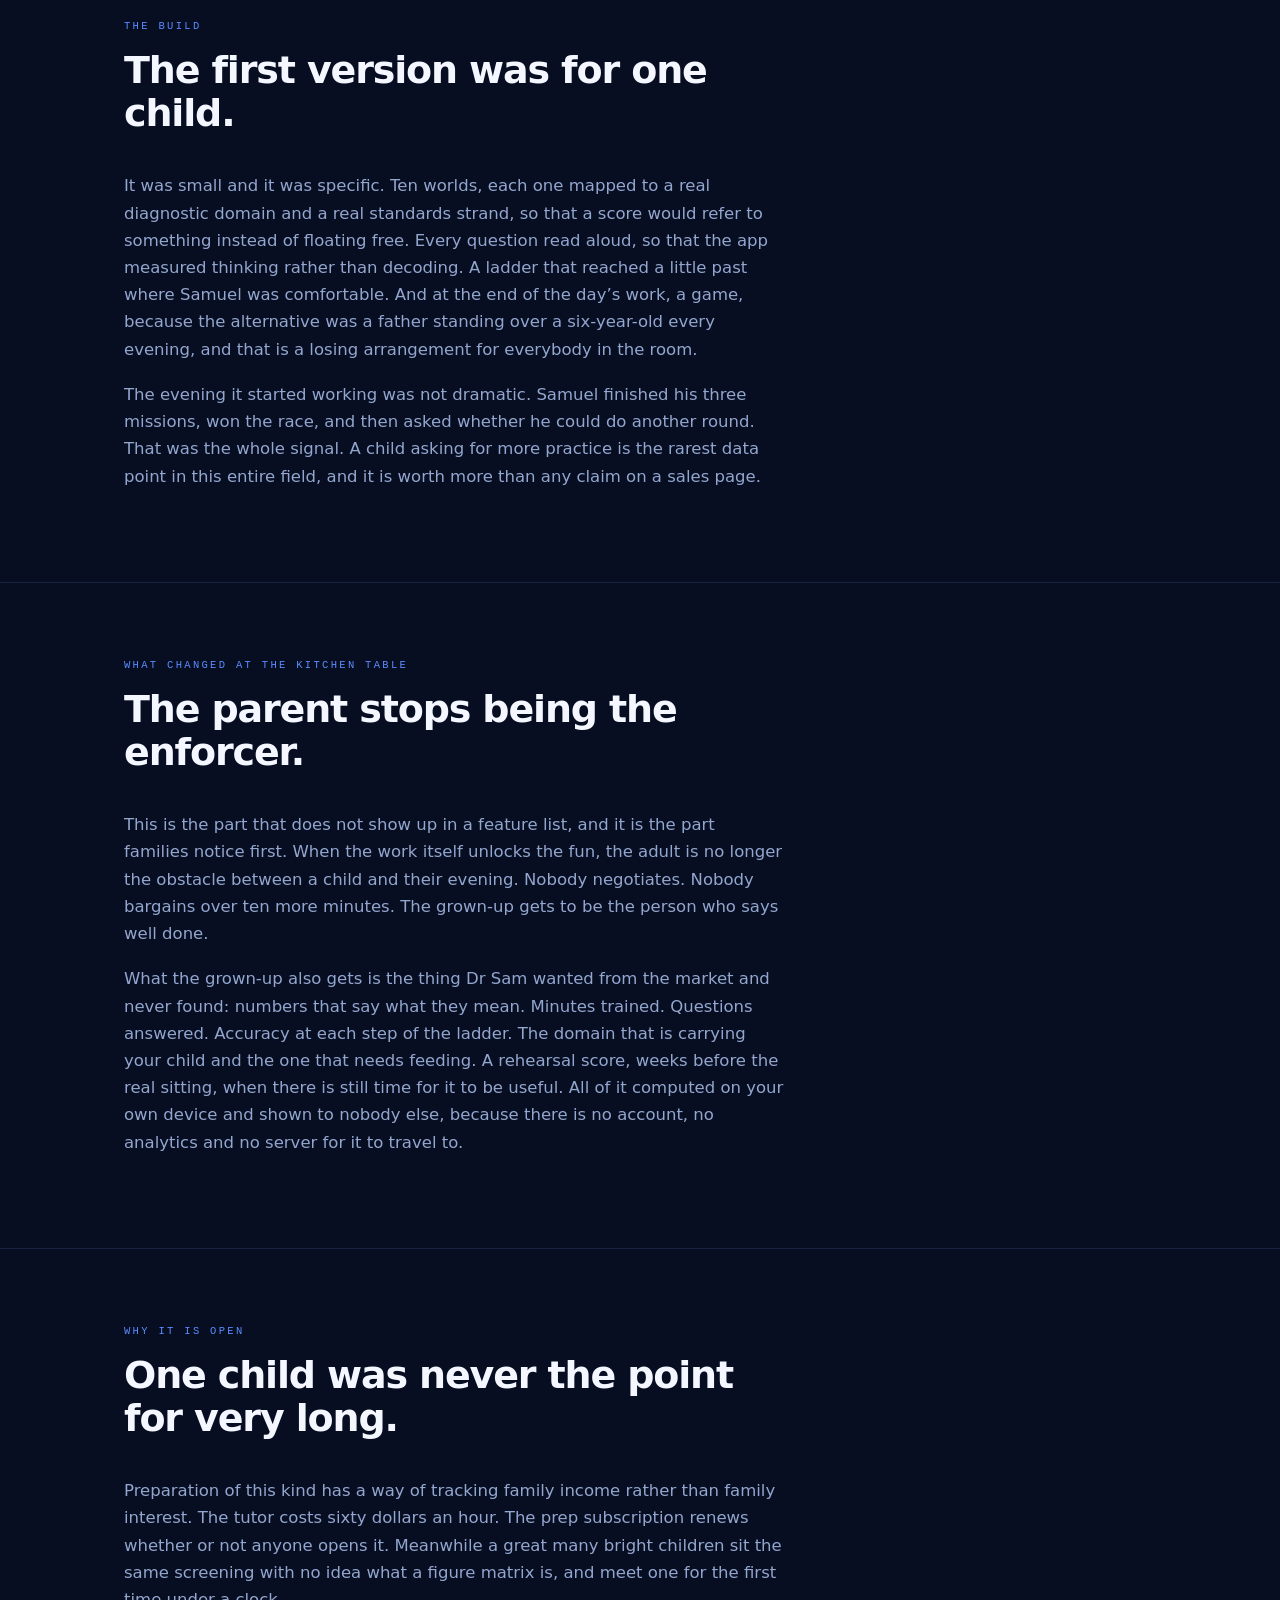
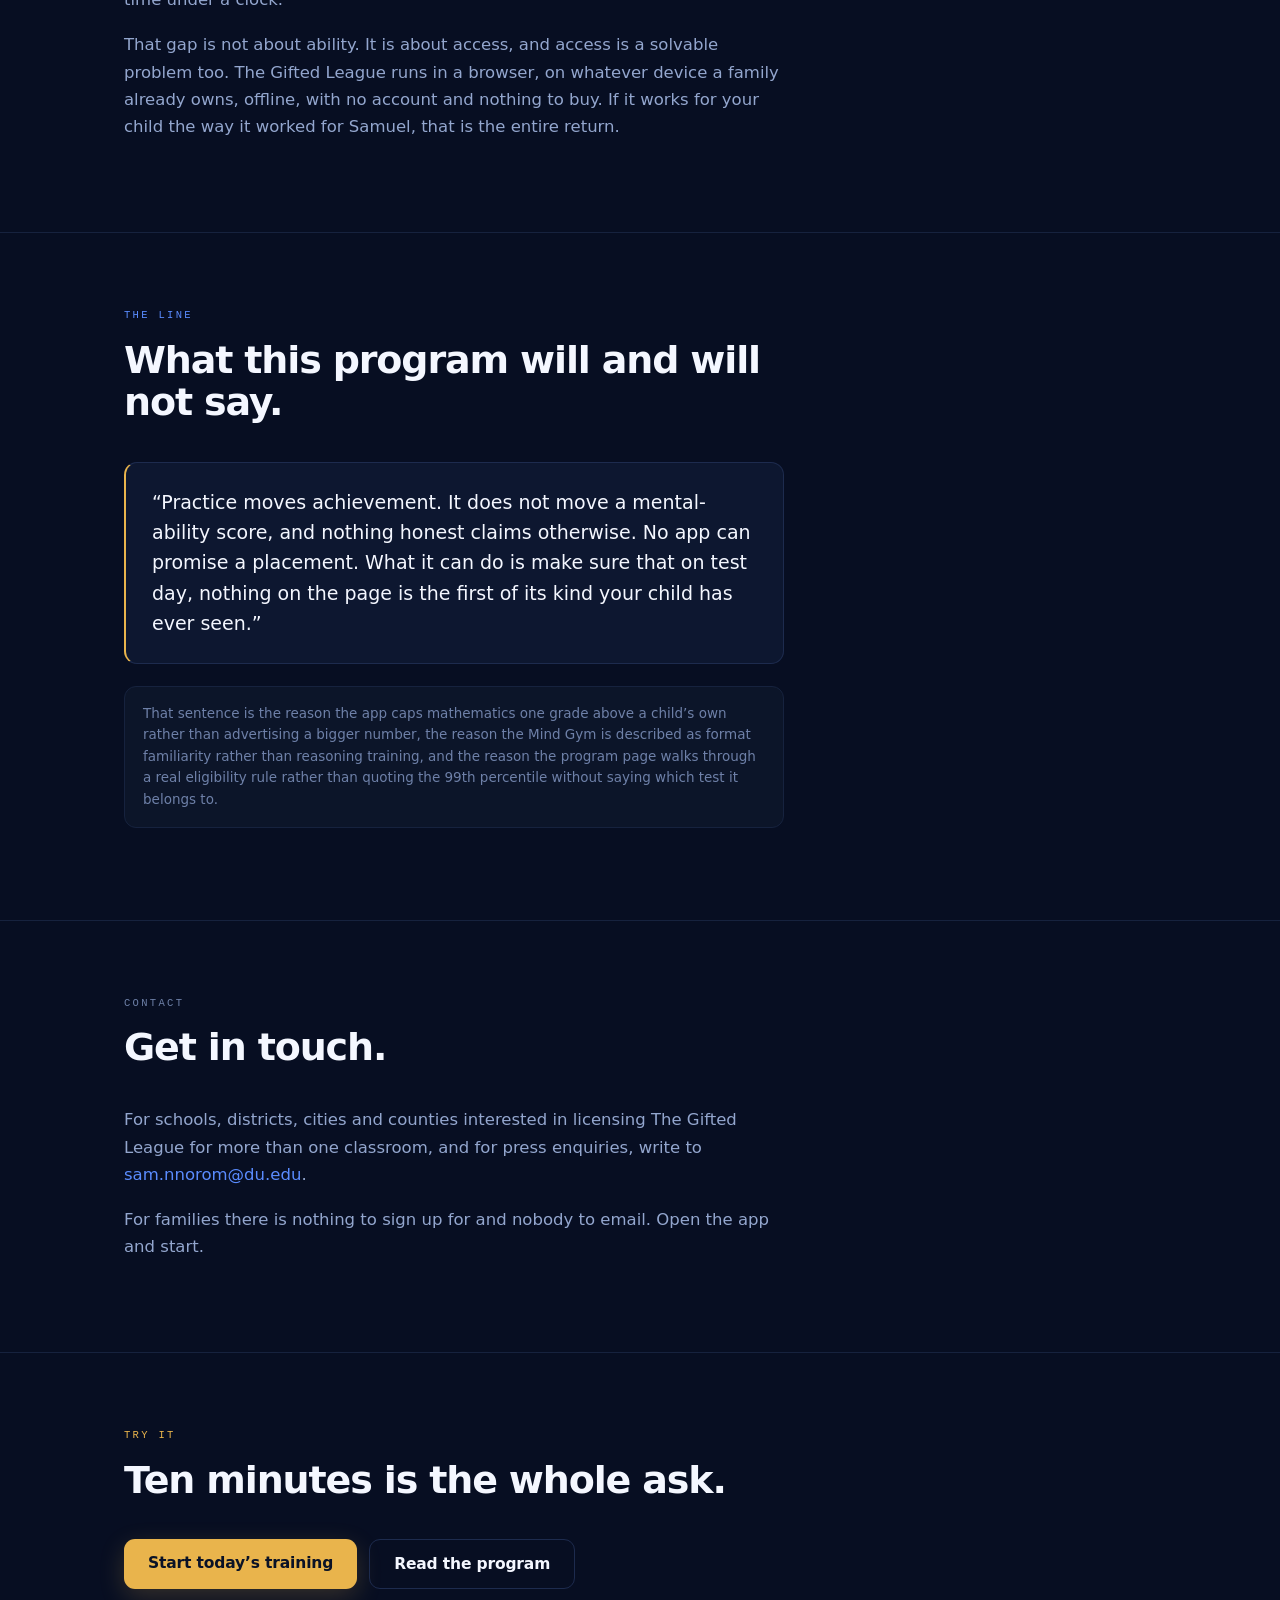
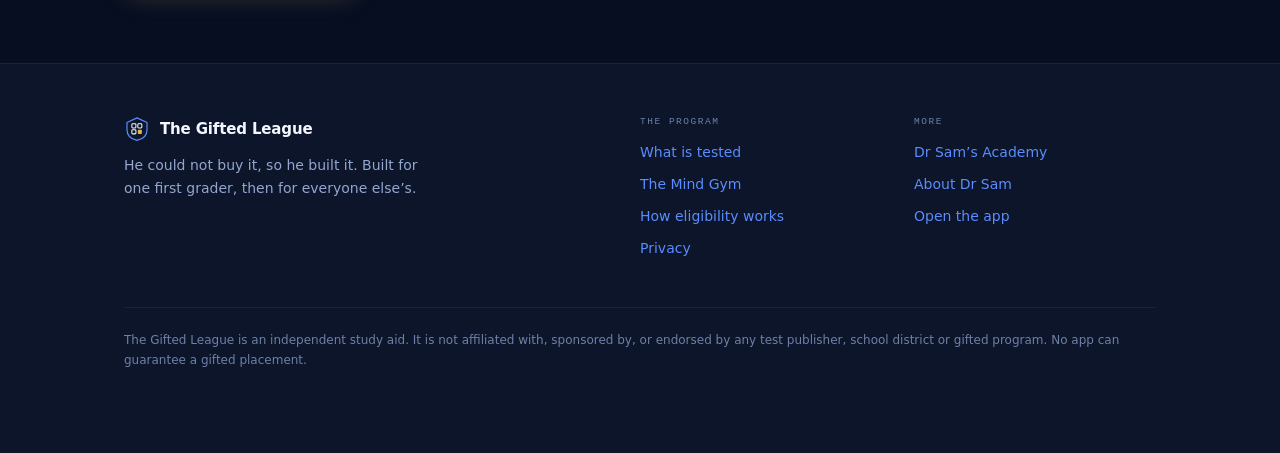
<file: site/about.html>
<!DOCTYPE html>
<html lang="en">
<head>
<meta charset="utf-8">
<meta name="viewport" content="width=device-width,initial-scale=1">
<title>About Dr Sam: The Gifted League</title>
<meta name="description" content="Dr Sam went looking for a way to prepare his own son for gifted screening. He could not buy it, so he built it. The Gifted League is that program, opened up for everyone else's children.">
<link rel="icon" href="../favicon.svg" type="image/svg+xml">
<link rel="alternate icon" href="../favicon-64.png" sizes="64x64" type="image/png">
<link rel="apple-touch-icon" href="../apple-touch-icon.png">
<meta name="theme-color" content="#0B1533">
<meta property="og:type" content="website">
<meta property="og:site_name" content="The Gifted League">
<meta property="og:title" content="About Dr Sam, founder of The Gifted League">
<meta property="og:description" content="He went looking for a way to prepare his own son for gifted screening. He could not buy it. So he built it.">
<meta property="og:image" content="https://drsamnnorom.github.io/hero-academy/og-image.png">
<meta property="og:image:width" content="1200">
<meta property="og:image:height" content="630">
<meta property="og:image:alt" content="Five joyful scholars in League uniform beneath the glowing crest of The Gifted League">
<meta property="og:url" content="https://drsamnnorom.github.io/hero-academy/site/about.html">
<meta name="twitter:card" content="summary_large_image">
<meta name="twitter:title" content="About Dr Sam, founder of The Gifted League">
<meta name="twitter:description" content="He went looking for a way to prepare his own son for gifted screening. He could not buy it. So he built it.">
<meta name="twitter:image" content="https://drsamnnorom.github.io/hero-academy/og-image.png">
<link rel="stylesheet" href="league.css">
</head>
<body>

<header class="top">
  <div class="wrap">
    <a class="brand" href="index.html">
      <svg viewBox="0 0 48 48" aria-hidden="true">
        <path d="M24 3.5 42.5 12v13.5c0 11.2-7.9 17.4-18.5 19.5C13.4 42.9 5.5 36.7 5.5 25.5V12z" fill="none" stroke="#5A8CFF" stroke-width="2.2" stroke-linejoin="round"/>
        <rect x="14.5" y="14.5" width="7.5" height="7.5" rx="1.6" fill="none" stroke="#F4F7FF" stroke-width="1.9"/>
        <rect x="25.5" y="14.5" width="7.5" height="7.5" rx="1.6" fill="none" stroke="#F4F7FF" stroke-width="1.9"/>
        <rect x="14.5" y="25.5" width="7.5" height="7.5" rx="1.6" fill="none" stroke="#F4F7FF" stroke-width="1.9"/>
        <rect x="25.5" y="25.5" width="7.5" height="7.5" rx="1.6" fill="#E9B44C"/>
      </svg>
      The Gifted League
    </a>
    <nav class="nav">
      <a href="index.html">The program</a>
      <a href="academy.html">The Academy</a>
      <a href="about.html" aria-current="page">About Dr Sam</a>
      <a class="btn-sm" href="../index.html">Open the app</a>
    </nav>
  </div>
</header>

<div class="hero">
  <div class="wrap">
    <div class="hero-split">
      <div class="hero-copy">
        <p class="eyebrow">About</p>
        <h1>Dr Sam</h1>
        <p class="lead">He went looking for a way to prepare his own son for gifted screening.
          He could not buy it. So he built it.</p>
        <div class="cta-row">
          <a class="btn btn-gold" href="../index.html">Start today&rsquo;s training</a>
          <a class="btn btn-ghost" href="#story">Read the story</a>
        </div>
      </div>
      <div class="figure">
        <img src="img/drsam-hero.webp" width="797" height="980" fetchpriority="high" decoding="async"
             alt="Dr Sam, founder of The Gifted League, in doctoral regalia">
      </div>
    </div>
  </div>
</div>

<section id="hallmark">
  <div class="wrap">
    <div class="hallmark">
      <svg class="crest" viewBox="0 0 48 48" aria-hidden="true">
        <path d="M24 3.5 42.5 12v13.5c0 11.2-7.9 17.4-18.5 19.5C13.4 42.9 5.5 36.7 5.5 25.5V12z" fill="none" stroke="#5A8CFF" stroke-width="2.2" stroke-linejoin="round"/>
        <rect x="14.5" y="14.5" width="7.5" height="7.5" rx="1.6" fill="none" stroke="#F4F7FF" stroke-width="1.9"/>
        <rect x="25.5" y="14.5" width="7.5" height="7.5" rx="1.6" fill="none" stroke="#F4F7FF" stroke-width="1.9"/>
        <rect x="14.5" y="25.5" width="7.5" height="7.5" rx="1.6" fill="none" stroke="#F4F7FF" stroke-width="1.9"/>
        <rect x="25.5" y="25.5" width="7.5" height="7.5" rx="1.6" fill="#E9B44C"/>
      </svg>
      <p class="line">He could not buy it.<br>So he <em>built</em> it.</p>
      <div class="figure hall-fig">
        <img src="img/drsam-portrait.webp" width="560" height="474" loading="lazy" decoding="async"
             alt="Dr Sam, founder of The Gifted League, in doctoral regalia">
      </div>
      <p>A father went looking for a way to prepare his six-year-old for gifted screening.
        He found worksheets, a phone number for a tutor, and a great deal of confident
        marketing. What he could not find at any price was a straight answer to the only
        question that matters: <strong>what exactly will my child be asked to do, and is he
        ready to do it?</strong></p>
      <p class="sig">Dr Sam, founder</p>
    </div>
  </div>
</section>

<section id="story">
  <div class="wrap">
    <div class="sec-head">
      <p class="eyebrow">The story</p>
      <h2>It began with a letter in a folder.</h2>
    </div>
    <div class="read">
      <p>It came home the way these things do, flattened between a reading log and a permission
        slip. Gifted and talented screening. A date a few months out. One line about what the
        assessment would cover, written in language that explained nothing to anybody who did not
        already know.</p>
      <p>Samuel was in first grade. He was six. He could not yet read a paragraph on his own
        without real effort, which is entirely ordinary at six. His father recognized it at once as
        a problem of a particular kind: whatever this test measured, it would first have to get past
        his son&rsquo;s ability to decode the question.</p>
      <p>So he did what every parent does. He started searching.</p>
    </div>
  </div>
</section>

<section>
  <div class="wrap">
    <div class="sec-head">
      <p class="eyebrow">What the market offered</p>
      <h2>Plenty for sale. Almost nothing that answered the question.</h2>
    </div>
    <div class="read">
      <p>There was a subscription library of printable worksheets. There was a tutor at an hourly
        rate, bookable for next Thursday. There were programs promising to raise a score, and
        pages of confident copy about acceptance, and nowhere in any of it a plain account of what
        a six-year-old would actually be handed on the morning of the test.</p>
      <p>He was not looking for reassurance. He was looking for three things, and he could not buy
        them anywhere: the constructs the screening actually measures, the formats those constructs
        arrive in, and an honest statement about which of them practice can move and which it
        cannot.</p>
      <p>That is not an unreasonable thing to want. It is also, as it happens, precisely the class
        of problem he spends his working life on.</p>
    </div>
  </div>
</section>

<section>
  <div class="wrap">
    <div class="sec-head">
      <p class="eyebrow">The reframing</p>
      <h2>A measurement problem wearing a parenting problem&rsquo;s clothes.</h2>
    </div>
    <div class="hero-split">
      <div class="hero-copy">
        <p>Dr Sam holds a PhD in statistics and research methods. His work is applied statistics
          and quantitative research methods, with experience across epidemiology and analytics, and
          it lives in the space where a number has to be defensible because somebody is going to
          act on it. He teaches research and evaluation, and the first question he asks a graduate
          student about any instrument is the same one he asked about his son&rsquo;s screening:
          <strong>what is this actually measuring, and how would we know?</strong></p>
        <p>Asked that way, the fog lifts. Gifted screening is not one test. It is two different
          measurements reported side by side, and they do not behave the same way. Ability
          batteries probe reasoning with deliberately unfamiliar material. Achievement batteries
          measure what a child knows against published grade standards. One of those responds to
          daily work. The other does not, and no honest person will tell you otherwise.</p>
        <p>There was a second problem, smaller in the literature and enormous in his kitchen. If a
          six-year-old cannot yet decode the question, then part of what the test records is his
          reading speed rather than his reasoning. Measurement people have a name for that:
          construct-irrelevant variance, noise that has nothing to do with the thing you meant to
          measure. It is a solvable problem. You read the question aloud.</p>
      </div>
      <div class="figure window-card">
        <img src="img/drsam-window.webp" width="840" height="1050" loading="lazy" decoding="async"
             alt="Dr Sam, founder of The Gifted League, in doctoral regalia">
      </div>
    </div>
  </div>
</section>

<section id="evidence">
  <div class="wrap">
    <div class="sec-head">
      <p class="eyebrow">What the evidence says</p>
      <h2>Six findings about how children learn, and where each one lives in the app.</h2>
      <p>None of this is proprietary. It is the ordinary consensus of learning science, and most
        practice products ignore most of it. Every finding below is attached to something you can
        open the app and look at.</p>
    </div>
    <div class="grid g2">
      <div class="card"><span class="k">Retrieval practice</span><h3>Recalling beats rereading</h3>
        <p>Pulling an answer out of memory strengthens it far more than reading the same material
          again. It is one of the most reliable findings in the field. So there is no passive
          content here at all. Every screen asks your child to produce something.</p></div>
      <div class="card"><span class="k">Spacing</span><h3>Ten minutes a day beats a long Sunday</h3>
        <p>The same total practice, spread across days, produces more durable learning than the
          same practice massed into one sitting. That is the whole reason the ask is ten minutes
          rather than an hour, and why the streak exists to protect the habit rather than the
          score.</p></div>
      <div class="card"><span class="k">Interleaving</span><h3>Mixing is harder, and it works</h3>
        <p>Practicing one skill in a block feels smoother and transfers worse than mixing skills
          together. It is the reason Super Mix exists, the reason the daily missions span different
          worlds, and the reason a rehearsal never runs all of one item type.</p></div>
      <div class="card"><span class="k">Desirable difficulty</span><h3>A little above comfortable</h3>
        <p>Work that is slightly too easy feels productive and teaches little. Two questions in
          every five reach a step above your child&rsquo;s current ladder, which is enough to
          stretch and not enough to discourage.</p></div>
      <div class="card"><span class="k">Feedback and its timing</span><h3>Explain now, or explain later, on purpose</h3>
        <p>In practice, every answer is explained the moment it is given. In Mock Test Day, nothing
          is explained until the end. That difference is deliberate: immediate feedback builds the
          skill, delayed feedback rehearses the experience of a real sitting.</p></div>
      <div class="card"><span class="k">Motivation</span><h3>Earned, never bought</h3>
        <p>Rewards that arrive for finishing real work sustain effort. Rewards you can simply
          purchase hollow it out. There is nothing in this app to buy, and the Grand Prix opens
          only after the day&rsquo;s training is genuinely done.</p></div>
    </div>
  </div>
</section>

<section>
  <div class="wrap">
    <div class="sec-head">
      <p class="eyebrow">The build</p>
      <h2>The first version was for one child.</h2>
    </div>
    <div class="read">
      <p>It was small and it was specific. Ten worlds, each one mapped to a real diagnostic domain
        and a real standards strand, so that a score would refer to something instead of floating
        free. Every question read aloud, so that the app measured thinking rather than decoding.
        A ladder that reached a little past where Samuel was comfortable. And at the end of the
        day&rsquo;s work, a game, because the alternative was a father standing over a six-year-old
        every evening, and that is a losing arrangement for everybody in the room.</p>
      <p>The evening it started working was not dramatic. Samuel finished his three missions, won
        the race, and then asked whether he could do another round. That was the whole signal. A
        child asking for more practice is the rarest data point in this entire field, and it is
        worth more than any claim on a sales page.</p>
    </div>
  </div>
</section>

<section>
  <div class="wrap">
    <div class="sec-head">
      <p class="eyebrow">What changed at the kitchen table</p>
      <h2>The parent stops being the enforcer.</h2>
    </div>
    <div class="read">
      <p>This is the part that does not show up in a feature list, and it is the part families
        notice first. When the work itself unlocks the fun, the adult is no longer the obstacle
        between a child and their evening. Nobody negotiates. Nobody bargains over ten more
        minutes. The grown-up gets to be the person who says well done.</p>
      <p>What the grown-up also gets is the thing Dr Sam wanted from the market and never found:
        numbers that say what they mean. Minutes trained. Questions answered. Accuracy at each
        step of the ladder. The domain that is carrying your child and the one that needs feeding.
        A rehearsal score, weeks before the real sitting, when there is still time for it to be
        useful. All of it computed on your own device and shown to nobody else, because there is no
        account, no analytics and no server for it to travel to.</p>
    </div>
  </div>
</section>

<section>
  <div class="wrap">
    <div class="sec-head">
      <p class="eyebrow">Why it is open</p>
      <h2>One child was never the point for very long.</h2>
    </div>
    <div class="read">
      <p>Preparation of this kind has a way of tracking family income rather than family interest.
        The tutor costs sixty dollars an hour. The prep subscription renews whether or not anyone
        opens it. Meanwhile a great many bright children sit the same screening with no idea what a
        figure matrix is, and meet one for the first time under a clock.</p>
      <p>That gap is not about ability. It is about access, and access is a solvable problem too.
        The Gifted League runs in a browser, on whatever device a family already owns, offline,
        with no account and nothing to buy. If it works for your child the way it worked for
        Samuel, that is the entire return.</p>
    </div>
  </div>
</section>

<section>
  <div class="wrap">
    <div class="sec-head">
      <p class="eyebrow">The line</p>
      <h2>What this program will and will not say.</h2>
    </div>
    <div class="promise">
      <p style="font-size:19px;line-height:1.6;color:var(--paper)">&ldquo;Practice moves
        achievement. It does not move a mental-ability score, and nothing honest claims otherwise.
        No app can promise a placement. What it can do is make sure that on test day, nothing on the
        page is the first of its kind your child has ever seen.&rdquo;</p>
    </div>
    <div style="height:22px"></div>
    <p class="note read">That sentence is the reason the app caps mathematics one grade above a
      child&rsquo;s own rather than advertising a bigger number, the reason the Mind Gym is
      described as format familiarity rather than reasoning training, and the reason the program
      page walks through a real eligibility rule rather than quoting the 99th percentile without
      saying which test it belongs to.</p>
  </div>
</section>

<section>
  <div class="wrap">
    <div class="sec-head">
      <p class="eyebrow muted">Contact</p>
      <h2>Get in touch.</h2>
    </div>
    <div class="read">
      <p>For schools, districts, cities and counties interested in licensing The Gifted League for more than one classroom, and for press enquiries, write to <a href="mailto:sam.nnorom@du.edu">sam.nnorom@du.edu</a>.</p>
      <p>For families there is nothing to sign up for and nobody to email. Open the app and start.</p>
    </div>
  </div>
</section>

<section>
  <div class="wrap">
    <div class="sec-head">
      <p class="eyebrow gold">Try it</p>
      <h2>Ten minutes is the whole ask.</h2>
    </div>
    <div class="cta-row">
      <a class="btn btn-gold" href="../index.html">Start today&rsquo;s training</a>
      <a class="btn btn-ghost" href="index.html">Read the program</a>
    </div>
  </div>
</section>

<footer class="site">
  <div class="wrap">
    <div class="cols">
      <div>
        <a class="brand" href="index.html" style="margin-bottom:12px">
          <svg viewBox="0 0 48 48" aria-hidden="true">
            <path d="M24 3.5 42.5 12v13.5c0 11.2-7.9 17.4-18.5 19.5C13.4 42.9 5.5 36.7 5.5 25.5V12z" fill="none" stroke="#5A8CFF" stroke-width="2.2" stroke-linejoin="round"/>
            <rect x="14.5" y="14.5" width="7.5" height="7.5" rx="1.6" fill="none" stroke="#F4F7FF" stroke-width="1.9"/>
            <rect x="25.5" y="14.5" width="7.5" height="7.5" rx="1.6" fill="none" stroke="#F4F7FF" stroke-width="1.9"/>
            <rect x="14.5" y="25.5" width="7.5" height="7.5" rx="1.6" fill="none" stroke="#F4F7FF" stroke-width="1.9"/>
            <rect x="25.5" y="25.5" width="7.5" height="7.5" rx="1.6" fill="#E9B44C"/>
          </svg>
          The Gifted League
        </a>
        <p style="font-size:14px;max-width:34ch">He could not buy it, so he built it. Built for one
          first grader, then for everyone else&rsquo;s.</p>
      </div>
      <div>
        <h3 class="foot-h">The program</h3>
        <ul>
          <li><a href="index.html#what-is-tested">What is tested</a></li>
          <li><a href="index.html#mind-gym">The Mind Gym</a></li>
          <li><a href="index.html#eligibility">How eligibility works</a></li>
          <li><a href="index.html#privacy">Privacy</a></li>
        </ul>
      </div>
      <div>
        <h3 class="foot-h">More</h3>
        <ul>
          <li><a href="academy.html">Dr Sam&rsquo;s Academy</a></li>
          <li><a href="about.html">About Dr Sam</a></li>
          <li><a href="../index.html">Open the app</a></li>
        </ul>
      </div>
    </div>
    <p class="fine">The Gifted League is an independent study aid. It is not affiliated with,
      sponsored by, or endorsed by any test publisher, school district or gifted program.
      No app can guarantee a gifted placement.</p>
  </div>
</footer>

</body>
</html>
</file>
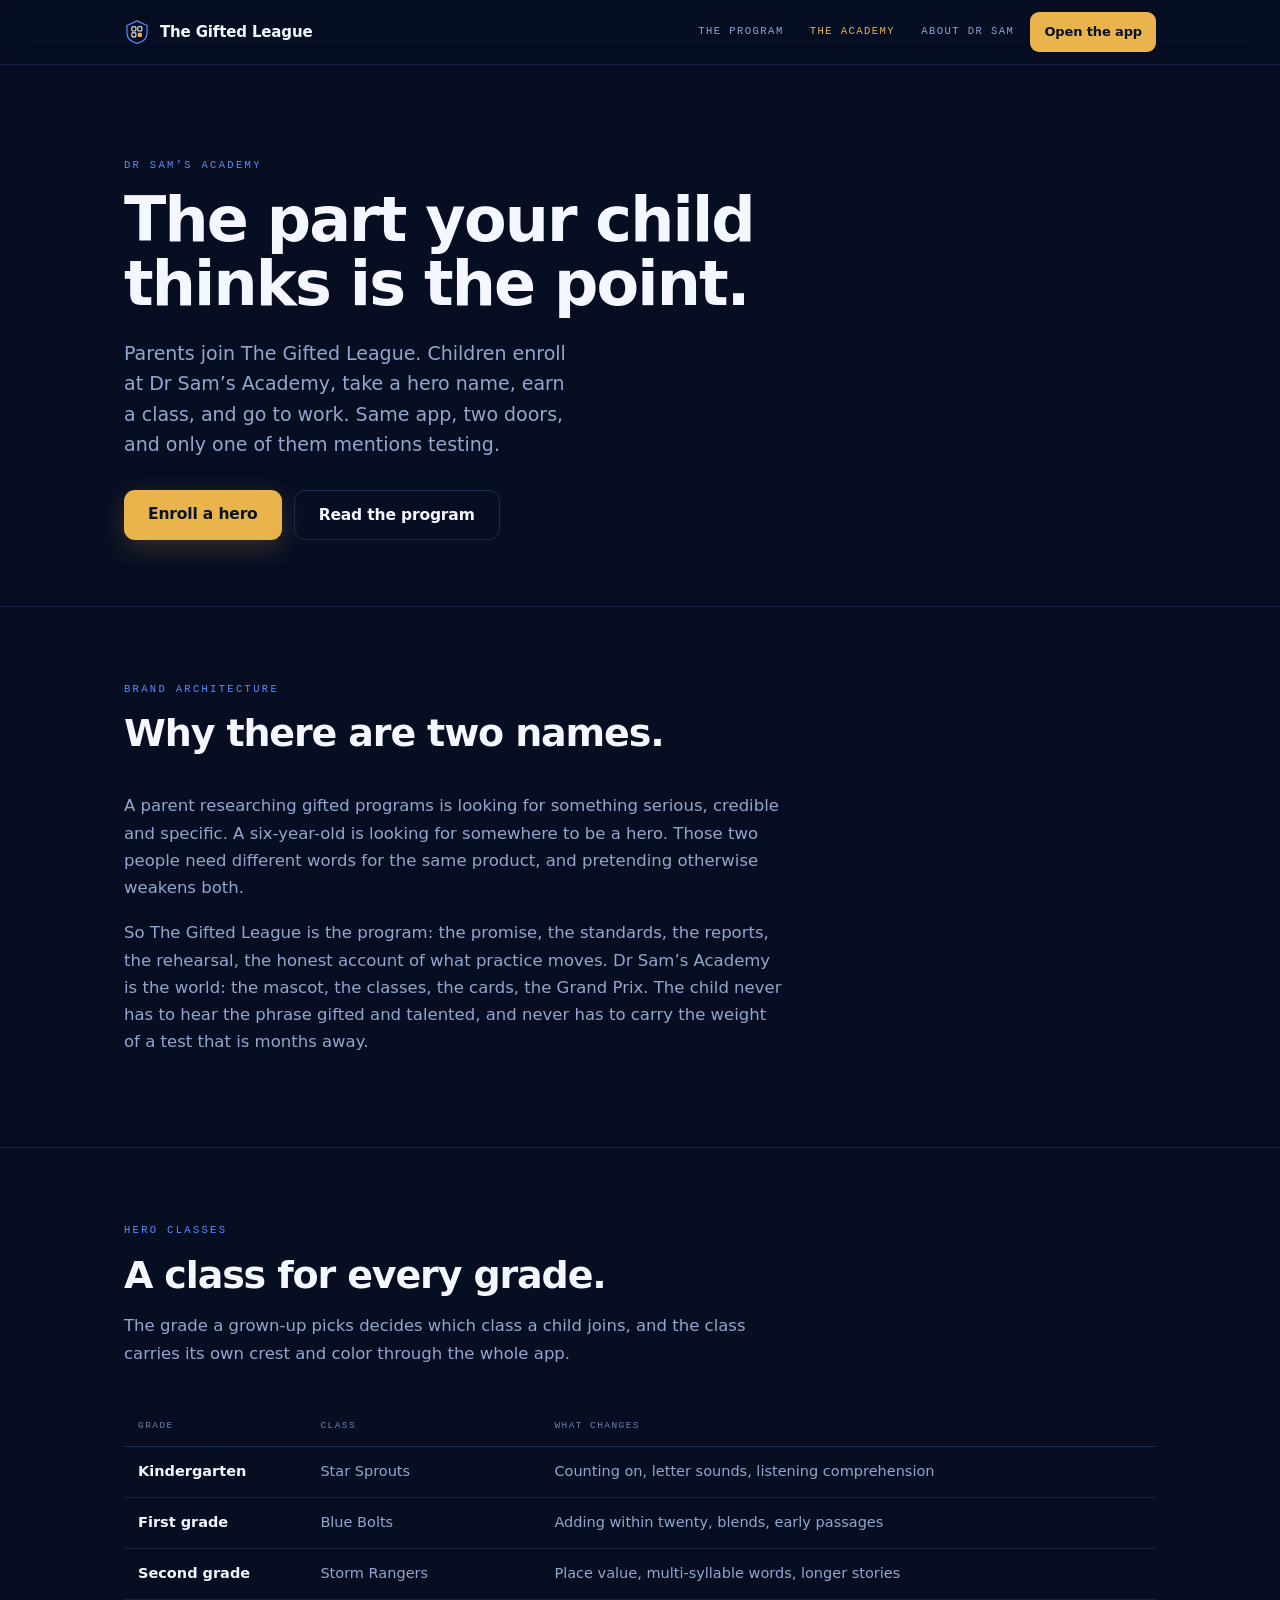
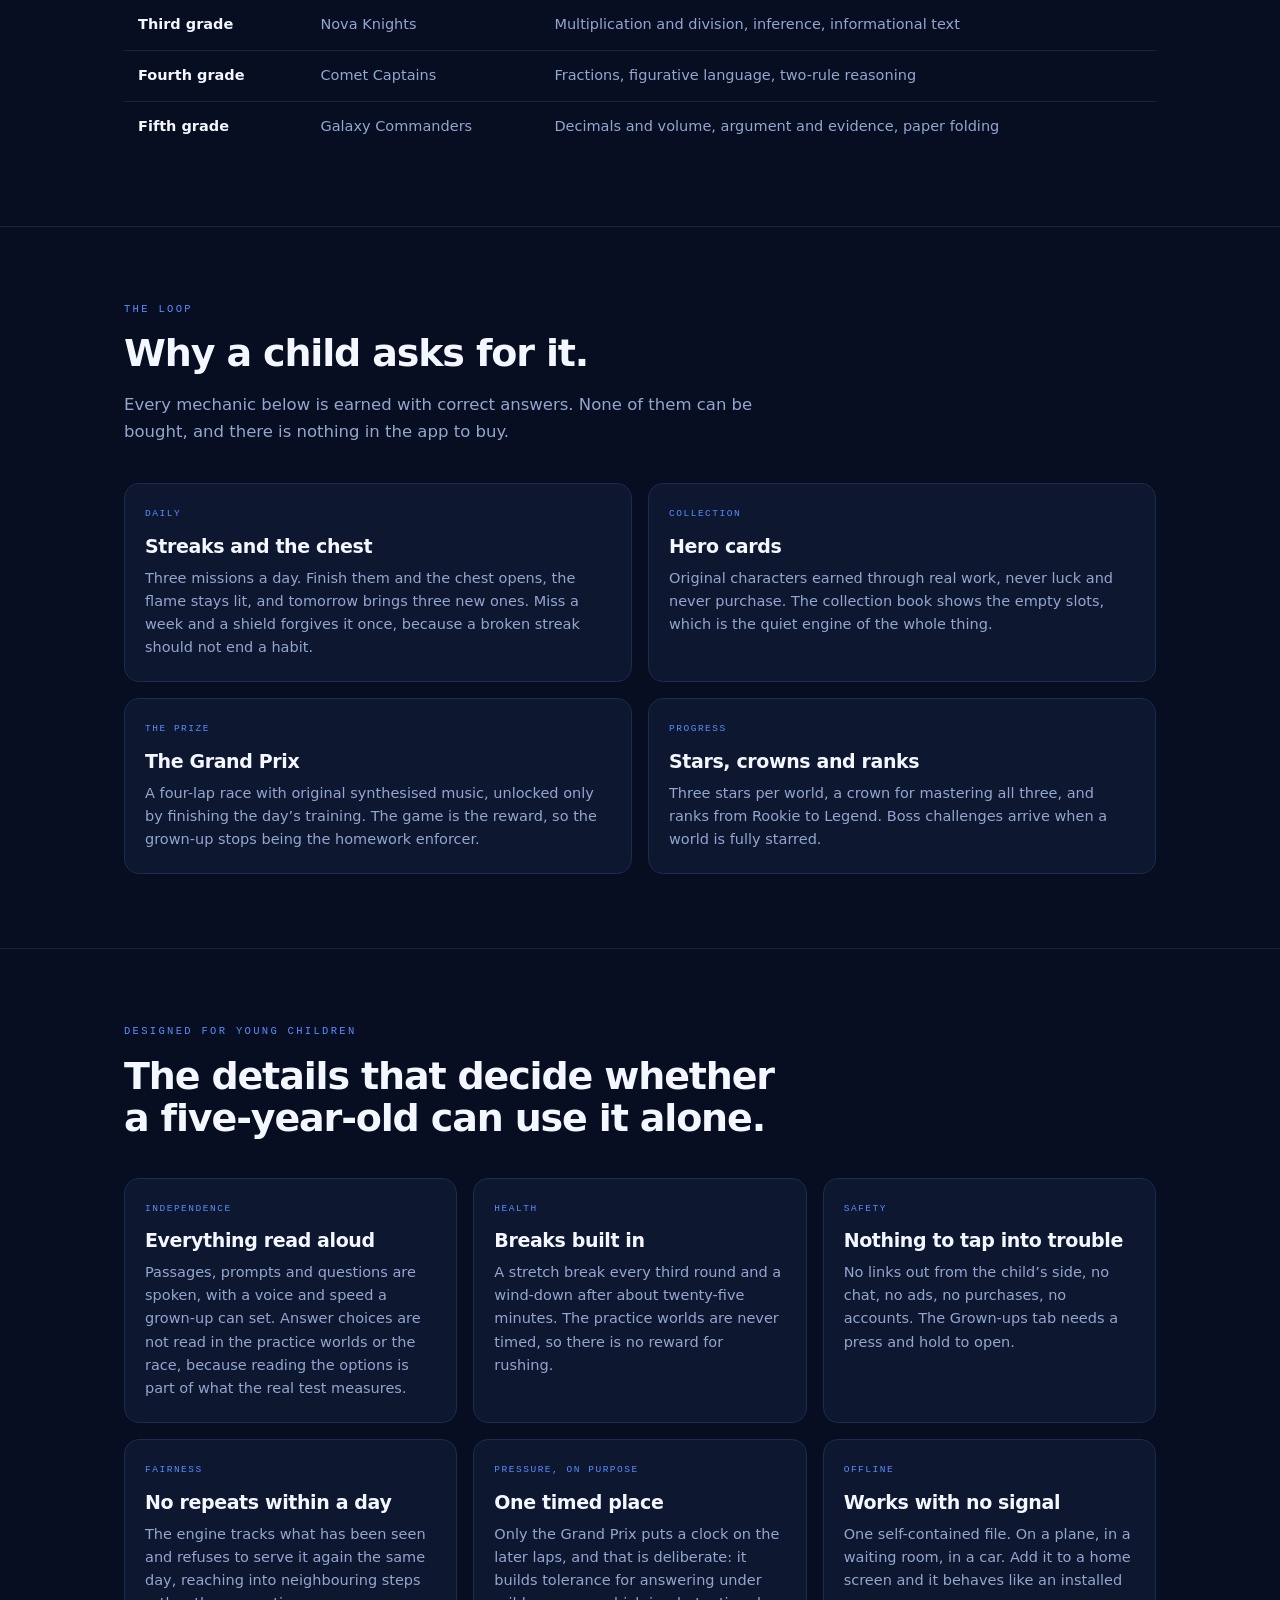
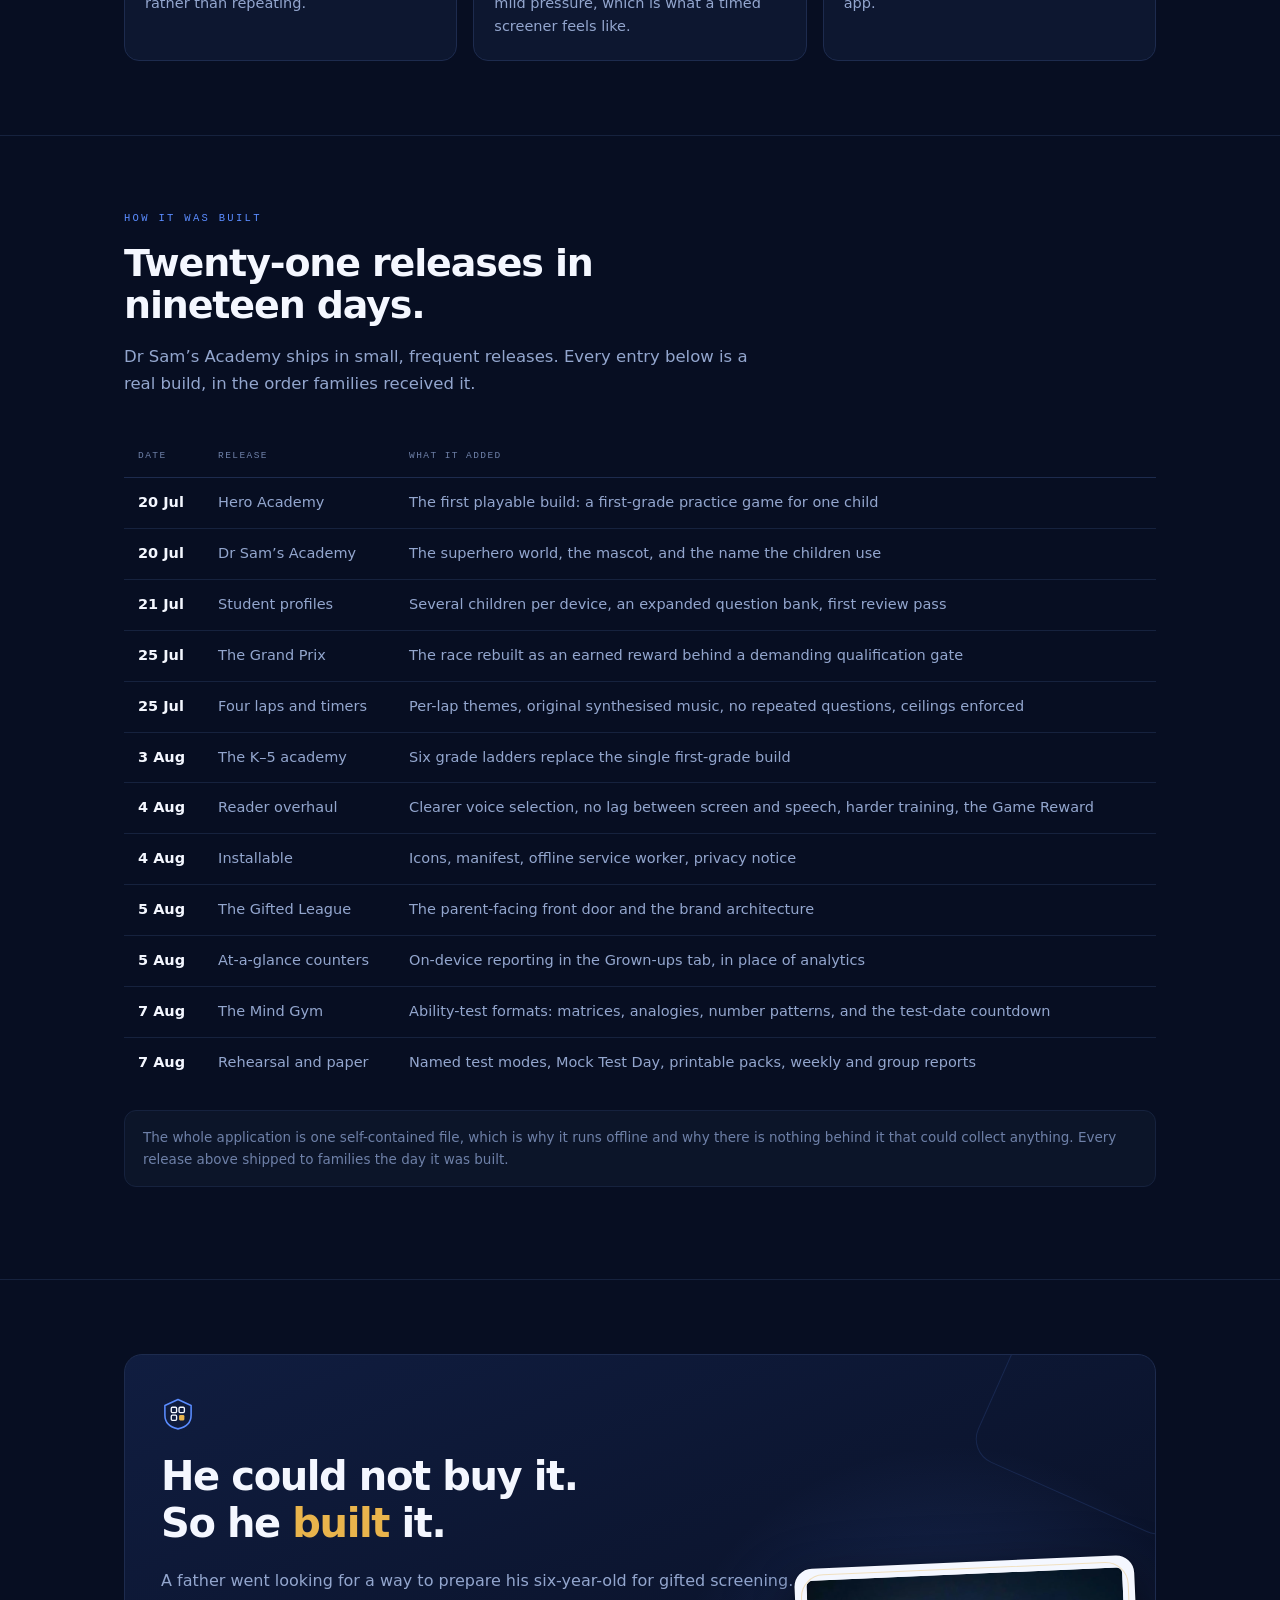
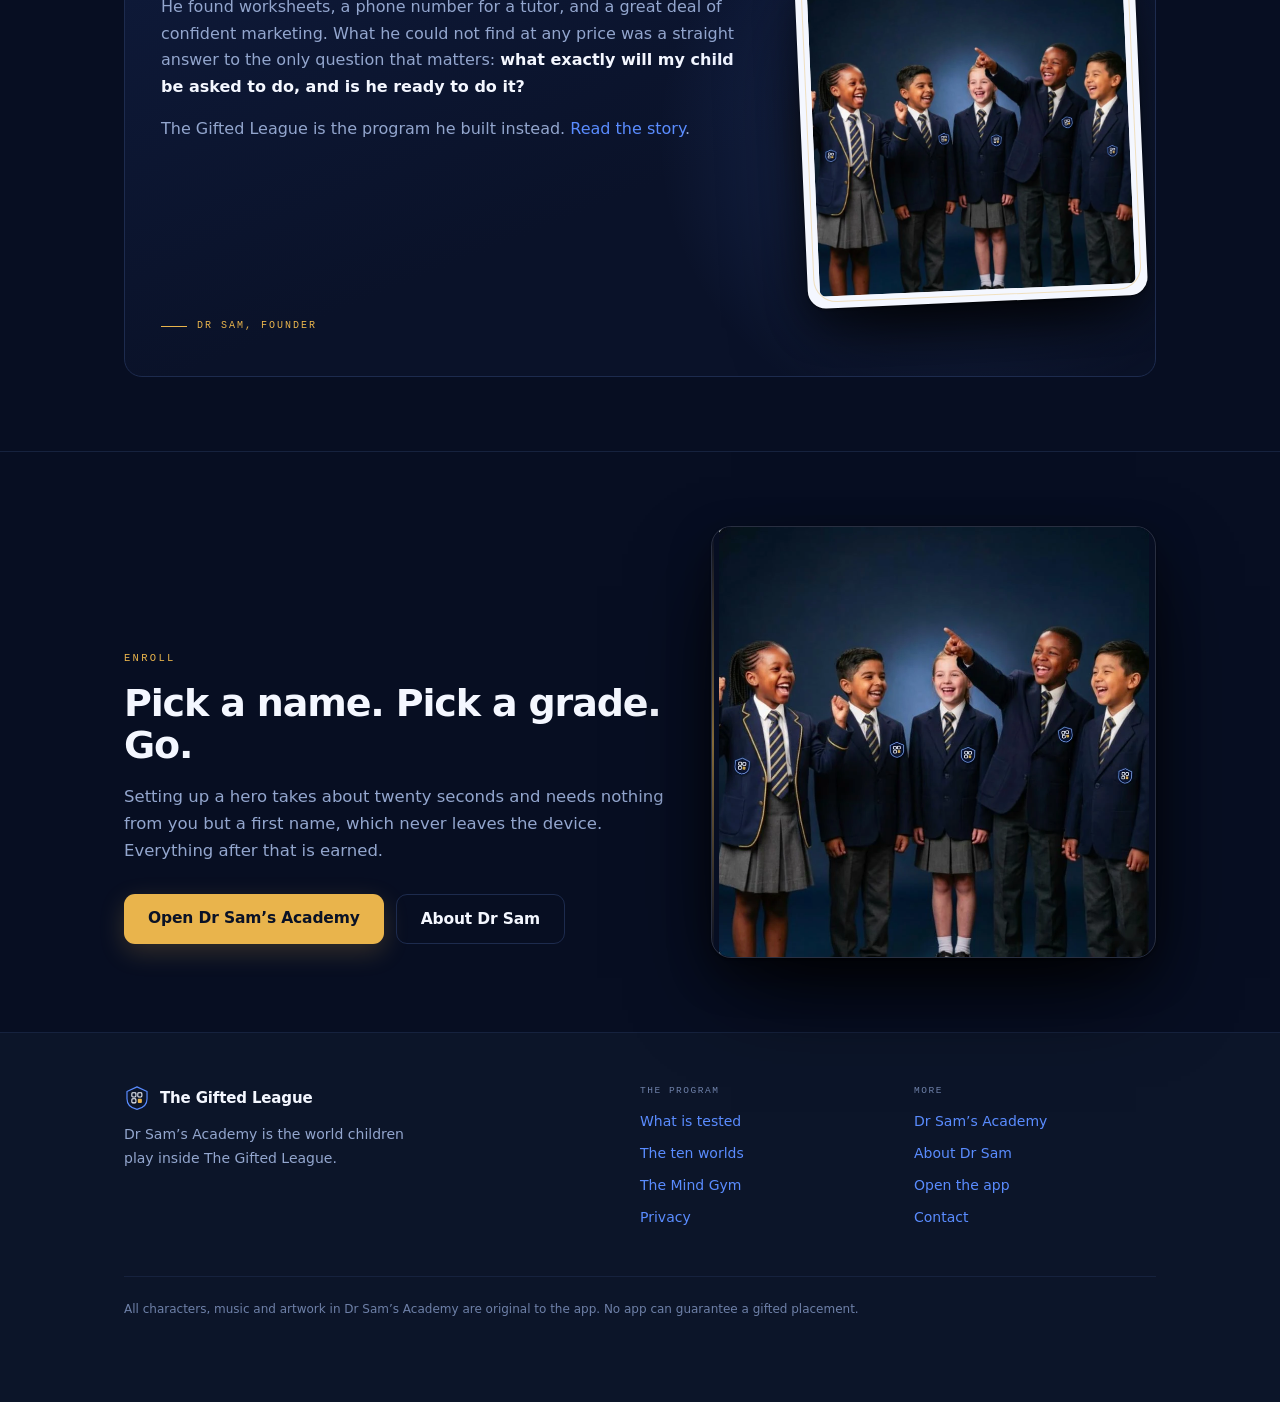
<file: site/academy.html>
<!DOCTYPE html>
<html lang="en">
<head>
<meta charset="utf-8">
<meta name="viewport" content="width=device-width,initial-scale=1">
<title>Dr Sam&rsquo;s Academy: the world inside The Gifted League</title>
<meta name="description" content="Dr Sam's Academy is the world children play inside The Gifted League: hero classes, ten worlds, collectable cards, streaks and the Grand Prix that only training unlocks.">
<link rel="icon" href="../favicon.svg" type="image/svg+xml">
<link rel="alternate icon" href="../favicon-64.png" sizes="64x64" type="image/png">
<link rel="apple-touch-icon" href="../apple-touch-icon.png">
<meta name="theme-color" content="#0B1533">
<meta property="og:type" content="website">
<meta property="og:site_name" content="The Gifted League">
<meta property="og:title" content="Dr Sam’s Academy: the world inside The Gifted League">
<meta property="og:description" content="Hero classes, ten worlds, collectable cards, streaks, and the Grand Prix that only training unlocks. The part your child thinks is the point.">
<meta property="og:image" content="https://drsamnnorom.github.io/hero-academy/og-image.png">
<meta property="og:image:width" content="1200">
<meta property="og:image:height" content="630">
<meta property="og:image:alt" content="Five joyful scholars in League uniform beneath the glowing crest of The Gifted League">
<meta property="og:url" content="https://drsamnnorom.github.io/hero-academy/site/academy.html">
<meta name="twitter:card" content="summary_large_image">
<meta name="twitter:title" content="Dr Sam’s Academy: the world inside The Gifted League">
<meta name="twitter:description" content="Hero classes, ten worlds, collectable cards, streaks, and the Grand Prix that only training unlocks. The part your child thinks is the point.">
<meta name="twitter:image" content="https://drsamnnorom.github.io/hero-academy/og-image.png">
<link rel="stylesheet" href="league.css">
</head>
<body>

<header class="top">
  <div class="wrap">
    <a class="brand" href="index.html">
      <svg viewBox="0 0 48 48" aria-hidden="true">
        <path d="M24 3.5 42.5 12v13.5c0 11.2-7.9 17.4-18.5 19.5C13.4 42.9 5.5 36.7 5.5 25.5V12z" fill="none" stroke="#5A8CFF" stroke-width="2.2" stroke-linejoin="round"/>
        <rect x="14.5" y="14.5" width="7.5" height="7.5" rx="1.6" fill="none" stroke="#F4F7FF" stroke-width="1.9"/>
        <rect x="25.5" y="14.5" width="7.5" height="7.5" rx="1.6" fill="none" stroke="#F4F7FF" stroke-width="1.9"/>
        <rect x="14.5" y="25.5" width="7.5" height="7.5" rx="1.6" fill="none" stroke="#F4F7FF" stroke-width="1.9"/>
        <rect x="25.5" y="25.5" width="7.5" height="7.5" rx="1.6" fill="#E9B44C"/>
      </svg>
      The Gifted League
    </a>
    <nav class="nav">
      <a href="index.html">The program</a>
      <a href="academy.html" aria-current="page">The Academy</a>
      <a href="about.html">About Dr Sam</a>
      <a class="btn-sm" href="../index.html">Open the app</a>
    </nav>
  </div>
</header>

<div class="hero">
  <div class="wrap">
    <p class="eyebrow">Dr Sam&rsquo;s Academy</p>
    <h1>The part your child<br>thinks is the point.</h1>
    <p class="lead">Parents join The Gifted League. Children enroll at Dr Sam&rsquo;s Academy, take a
      hero name, earn a class, and go to work. Same app, two doors, and only one of them mentions
      testing.</p>
    <div class="cta-row">
      <a class="btn btn-gold" href="../index.html">Enroll a hero</a>
      <a class="btn btn-ghost" href="index.html">Read the program</a>
    </div>
  </div>
</div>

<section>
  <div class="wrap">
    <div class="sec-head">
      <p class="eyebrow">Brand architecture</p>
      <h2>Why there are two names.</h2>
    </div>
    <div class="read">
      <p>A parent researching gifted programs is looking for something serious, credible and
        specific. A six-year-old is looking for somewhere to be a hero. Those two people need
        different words for the same product, and pretending otherwise weakens both.</p>
      <p>So The Gifted League is the program: the promise, the standards, the reports, the
        rehearsal, the honest account of what practice moves. Dr Sam&rsquo;s Academy is the world:
        the mascot, the classes, the cards, the Grand Prix. The child never has to hear the phrase
        gifted and talented, and never has to carry the weight of a test that is months away.</p>
    </div>
  </div>
</section>

<section>
  <div class="wrap">
    <div class="sec-head">
      <p class="eyebrow">Hero classes</p>
      <h2>A class for every grade.</h2>
      <p>The grade a grown-up picks decides which class a child joins, and the class carries its own
        crest and color through the whole app.</p>
    </div>
    <div class="scroller">
      <table class="tbl">
        <thead><tr><th>Grade</th><th>Class</th><th>What changes</th></tr></thead>
        <tbody>
          <tr><td>Kindergarten</td><td>Star Sprouts</td><td>Counting on, letter sounds, listening comprehension</td></tr>
          <tr><td>First grade</td><td>Blue Bolts</td><td>Adding within twenty, blends, early passages</td></tr>
          <tr><td>Second grade</td><td>Storm Rangers</td><td>Place value, multi-syllable words, longer stories</td></tr>
          <tr><td>Third grade</td><td>Nova Knights</td><td>Multiplication and division, inference, informational text</td></tr>
          <tr><td>Fourth grade</td><td>Comet Captains</td><td>Fractions, figurative language, two-rule reasoning</td></tr>
          <tr><td>Fifth grade</td><td>Galaxy Commanders</td><td>Decimals and volume, argument and evidence, paper folding</td></tr>
        </tbody>
      </table>
    </div>
  </div>
</section>

<section>
  <div class="wrap">
    <div class="sec-head">
      <p class="eyebrow">The loop</p>
      <h2>Why a child asks for it.</h2>
      <p>Every mechanic below is earned with correct answers. None of them can be bought, and there
        is nothing in the app to buy.</p>
    </div>
    <div class="grid g2">
      <div class="card"><span class="k">Daily</span><h3>Streaks and the chest</h3>
        <p>Three missions a day. Finish them and the chest opens, the flame stays lit, and tomorrow
          brings three new ones. Miss a week and a shield forgives it once, because a broken streak
          should not end a habit.</p></div>
      <div class="card"><span class="k">Collection</span><h3>Hero cards</h3>
        <p>Original characters earned through real work, never luck and never purchase. The
          collection book shows the empty slots, which is the quiet engine of the whole thing.</p></div>
      <div class="card"><span class="k">The prize</span><h3>The Grand Prix</h3>
        <p>A four-lap race with original synthesised music, unlocked only by finishing the day&rsquo;s
          training. The game is the reward, so the grown-up stops being the homework enforcer.</p></div>
      <div class="card"><span class="k">Progress</span><h3>Stars, crowns and ranks</h3>
        <p>Three stars per world, a crown for mastering all three, and ranks from Rookie to Legend.
          Boss challenges arrive when a world is fully starred.</p></div>
    </div>
  </div>
</section>

<section>
  <div class="wrap">
    <div class="sec-head">
      <p class="eyebrow">Designed for young children</p>
      <h2>The details that decide whether a five-year-old can use it alone.</h2>
    </div>
    <div class="grid g3">
      <div class="card"><span class="k">Independence</span><h3>Everything read aloud</h3>
        <p>Passages, prompts and questions are spoken, with a voice and speed a grown-up can set.
          Answer choices are not read in the practice worlds or the race, because reading the
          options is part of what the real test measures.</p></div>
      <div class="card"><span class="k">Health</span><h3>Breaks built in</h3>
        <p>A stretch break every third round and a wind-down after about twenty-five minutes. The
          practice worlds are never timed, so there is no reward for rushing.</p></div>
      <div class="card"><span class="k">Safety</span><h3>Nothing to tap into trouble</h3>
        <p>No links out from the child&rsquo;s side, no chat, no ads, no purchases, no accounts. The
          Grown-ups tab needs a press and hold to open.</p></div>
      <div class="card"><span class="k">Fairness</span><h3>No repeats within a day</h3>
        <p>The engine tracks what has been seen and refuses to serve it again the same day, reaching
          into neighbouring steps rather than repeating.</p></div>
      <div class="card"><span class="k">Pressure, on purpose</span><h3>One timed place</h3>
        <p>Only the Grand Prix puts a clock on the later laps, and that is deliberate: it builds
          tolerance for answering under mild pressure, which is what a timed screener feels like.</p></div>
      <div class="card"><span class="k">Offline</span><h3>Works with no signal</h3>
        <p>One self-contained file. On a plane, in a waiting room, in a car. Add it to a home screen
          and it behaves like an installed app.</p></div>
    </div>
  </div>
</section>

<section id="built">
  <div class="wrap">
    <div class="sec-head">
      <p class="eyebrow">How it was built</p>
      <h2>Twenty-one releases in nineteen days.</h2>
      <p>Dr Sam&rsquo;s Academy ships in small, frequent releases. Every entry below is a real build,
        in the order families received it.</p>
    </div>
    <div class="scroller">
      <table class="tbl">
        <thead><tr><th>Date</th><th>Release</th><th>What it added</th></tr></thead>
        <tbody>
          <tr><td>20 Jul</td><td>Hero Academy</td><td>The first playable build: a first-grade practice game for one child</td></tr>
          <tr><td>20 Jul</td><td>Dr Sam&rsquo;s Academy</td><td>The superhero world, the mascot, and the name the children use</td></tr>
          <tr><td>21 Jul</td><td>Student profiles</td><td>Several children per device, an expanded question bank, first review pass</td></tr>
          <tr><td>25 Jul</td><td>The Grand Prix</td><td>The race rebuilt as an earned reward behind a demanding qualification gate</td></tr>
          <tr><td>25 Jul</td><td>Four laps and timers</td><td>Per-lap themes, original synthesised music, no repeated questions, ceilings enforced</td></tr>
          <tr><td>3 Aug</td><td>The K&ndash;5 academy</td><td>Six grade ladders replace the single first-grade build</td></tr>
          <tr><td>4 Aug</td><td>Reader overhaul</td><td>Clearer voice selection, no lag between screen and speech, harder training, the Game Reward</td></tr>
          <tr><td>4 Aug</td><td>Installable</td><td>Icons, manifest, offline service worker, privacy notice</td></tr>
          <tr><td>5 Aug</td><td>The Gifted League</td><td>The parent-facing front door and the brand architecture</td></tr>
          <tr><td>5 Aug</td><td>At-a-glance counters</td><td>On-device reporting in the Grown-ups tab, in place of analytics</td></tr>
          <tr><td>7 Aug</td><td>The Mind Gym</td><td>Ability-test formats: matrices, analogies, number patterns, and the test-date countdown</td></tr>
          <tr><td>7 Aug</td><td>Rehearsal and paper</td><td>Named test modes, Mock Test Day, printable packs, weekly and group reports</td></tr>
        </tbody>
      </table>
    </div>
    <div style="height:22px"></div>
    <p class="note">The whole application is one self-contained file, which is why it runs offline and why there is nothing behind it that could collect anything. Every release above shipped to families the day it was built.</p>
  </div>
</section>

<section id="hallmark">
  <div class="wrap">
    <div class="hallmark">
      <svg class="crest" viewBox="0 0 48 48" aria-hidden="true">
        <path d="M24 3.5 42.5 12v13.5c0 11.2-7.9 17.4-18.5 19.5C13.4 42.9 5.5 36.7 5.5 25.5V12z" fill="none" stroke="#5A8CFF" stroke-width="2.2" stroke-linejoin="round"/>
        <rect x="14.5" y="14.5" width="7.5" height="7.5" rx="1.6" fill="none" stroke="#F4F7FF" stroke-width="1.9"/>
        <rect x="25.5" y="14.5" width="7.5" height="7.5" rx="1.6" fill="none" stroke="#F4F7FF" stroke-width="1.9"/>
        <rect x="14.5" y="25.5" width="7.5" height="7.5" rx="1.6" fill="none" stroke="#F4F7FF" stroke-width="1.9"/>
        <rect x="25.5" y="25.5" width="7.5" height="7.5" rx="1.6" fill="#E9B44C"/>
      </svg>
      <p class="line">He could not buy it.<br>So he <em>built</em> it.</p>
      <div class="figure hall-fig photo-stage">
        <div class="photo-card"><img src="img/kids-league.webp" width="847" height="847" loading="lazy" decoding="async"
             alt="Five joyful scholars of The Gifted League in uniform, their crest glowing above them"></div>
      </div>
      <p>A father went looking for a way to prepare his six-year-old for gifted screening.
        He found worksheets, a phone number for a tutor, and a great deal of confident
        marketing. What he could not find at any price was a straight answer to the only
        question that matters: <strong>what exactly will my child be asked to do, and is he
        ready to do it?</strong></p>
      <p>The Gifted League is the program he built instead. <a href="about.html">Read the story</a>.</p>
      <p class="sig">Dr Sam, founder</p>
    </div>
  </div>
</section>

<section>
  <div class="wrap">
    <div class="hero-split">
      <div class="hero-copy">
        <p class="eyebrow gold">Enroll</p>
        <h2>Pick a name. Pick a grade. Go.</h2>
        <p>Setting up a hero takes about twenty seconds and needs nothing from you but a first
          name, which never leaves the device. Everything after that is earned.</p>
        <div class="cta-row">
          <a class="btn btn-gold" href="../index.html">Open Dr Sam&rsquo;s Academy</a>
          <a class="btn btn-ghost" href="about.html">About Dr Sam</a>
        </div>
      </div>
      <div class="figure window-card">
        <img src="img/kids-league.webp" width="847" height="847" loading="lazy" decoding="async"
             alt="Five joyful scholars of The Gifted League in uniform, their crest glowing above them">
      </div>
    </div>
  </div>
</section>

<footer class="site">
  <div class="wrap">
    <div class="cols">
      <div>
        <a class="brand" href="index.html" style="margin-bottom:12px">
          <svg viewBox="0 0 48 48" aria-hidden="true">
            <path d="M24 3.5 42.5 12v13.5c0 11.2-7.9 17.4-18.5 19.5C13.4 42.9 5.5 36.7 5.5 25.5V12z" fill="none" stroke="#5A8CFF" stroke-width="2.2" stroke-linejoin="round"/>
            <rect x="14.5" y="14.5" width="7.5" height="7.5" rx="1.6" fill="none" stroke="#F4F7FF" stroke-width="1.9"/>
            <rect x="25.5" y="14.5" width="7.5" height="7.5" rx="1.6" fill="none" stroke="#F4F7FF" stroke-width="1.9"/>
            <rect x="14.5" y="25.5" width="7.5" height="7.5" rx="1.6" fill="none" stroke="#F4F7FF" stroke-width="1.9"/>
            <rect x="25.5" y="25.5" width="7.5" height="7.5" rx="1.6" fill="#E9B44C"/>
          </svg>
          The Gifted League
        </a>
        <p style="font-size:14px;max-width:34ch">Dr Sam&rsquo;s Academy is the world children play
          inside The Gifted League.</p>
      </div>
      <div>
        <h3 class="foot-h">The program</h3>
        <ul>
          <li><a href="index.html#what-is-tested">What is tested</a></li>
          <li><a href="index.html#worlds">The ten worlds</a></li>
          <li><a href="index.html#mind-gym">The Mind Gym</a></li>
          <li><a href="index.html#privacy">Privacy</a></li>
        </ul>
      </div>
      <div>
        <h3 class="foot-h">More</h3>
        <ul>
          <li><a href="academy.html">Dr Sam&rsquo;s Academy</a></li>
          <li><a href="about.html">About Dr Sam</a></li>
          <li><a href="../index.html">Open the app</a></li>
          <li><a href="mailto:sam.nnorom@du.edu">Contact</a></li>
        </ul>
      </div>
    </div>
    <p class="fine">All characters, music and artwork in Dr Sam&rsquo;s Academy are original to the
      app. No app can guarantee a gifted placement.</p>
  </div>
</footer>

</body>
</html>
</file>
<file: site/league.css>
/* The Gifted League — site stylesheet
   Same design language as the app's front door: navy, gold, League blue,
   a heavy tight sans for display and a monospace utility face for every
   label and number, because the subject is measurement. */

:root{
  --ink:#070E22;
  --ink-2:#0C1529;
  --card:#0D1730;
  --line:#1D2B4E;
  --line-soft:#16223E;
  --paper:#F4F7FF;
  --muted:#93A6CE;
  --muted-2:#6E80A8;
  --blue:#5A8CFF;
  --blue-dim:#3C6BE0;
  --gold:#E9B44C;
  --violet:#A78BFF;
  --mono:ui-monospace,SFMono-Regular,"SF Mono",Menlo,Consolas,"Liberation Mono",monospace;
  --sans:system-ui,-apple-system,"Segoe UI",Roboto,Helvetica,Arial,sans-serif;
  --wrap:1080px;
  --read:660px;
}

*{box-sizing:border-box;}
html{scroll-behavior:smooth;}
@media (prefers-reduced-motion:reduce){ html{scroll-behavior:auto;} *{animation:none !important;transition:none !important;} }

body{
  margin:0;background:var(--ink);color:var(--paper);
  font-family:var(--sans);font-size:16.5px;line-height:1.65;
  -webkit-font-smoothing:antialiased;
}
a{color:var(--blue);text-decoration:none;}
a:hover{color:var(--paper);}
:focus-visible{outline:2px solid var(--blue);outline-offset:3px;border-radius:4px;}
img,svg{max-width:100%;}

.wrap{max-width:var(--wrap);margin:0 auto;padding:0 24px;}
.read{max-width:var(--read);}

/* ---------- utility type ---------- */
.eyebrow{
  font-family:var(--mono);font-size:10.5px;letter-spacing:.22em;text-transform:uppercase;
  color:var(--blue);margin:0 0 14px;
}
.eyebrow.gold{color:var(--gold);}
.eyebrow.muted{color:var(--muted-2);}
h1,h2,h3,h4{letter-spacing:-.03em;margin:0;}
h1{font-size:clamp(38px,6vw,62px);line-height:1.03;font-weight:900;}
h2{font-size:clamp(27px,3.6vw,38px);line-height:1.12;font-weight:900;margin:0 0 16px;}
h3{font-size:19px;line-height:1.3;font-weight:800;margin:0 0 8px;letter-spacing:-.02em;}
p{margin:0 0 18px;color:var(--muted);}
p.lead{font-size:19px;line-height:1.6;color:var(--muted);}
strong{color:var(--paper);font-weight:700;}

/* ---------- header ---------- */
.top{
  position:sticky;top:0;z-index:20;background:rgba(7,14,34,.86);
  backdrop-filter:saturate(140%) blur(12px);border-bottom:1px solid var(--line-soft);
}
.top .wrap{display:flex;align-items:center;gap:18px;height:64px;}
.brand{display:flex;align-items:center;gap:10px;color:var(--paper);font-weight:800;font-size:15px;letter-spacing:-.01em;}
.brand svg{width:26px;height:26px;flex:none;}
.nav{margin-left:auto;display:flex;gap:6px;align-items:center;flex-wrap:wrap;}
.nav a{
  font-family:var(--mono);font-size:10.5px;letter-spacing:.14em;text-transform:uppercase;
  color:var(--muted);padding:8px 10px;border-radius:8px;
}
.nav a:hover{color:var(--paper);background:var(--card);}
.nav a[aria-current="page"]{color:var(--gold);}
.nav .btn-sm{
  background:var(--gold);color:#0A1226;font-family:var(--sans);font-size:13px;font-weight:800;
  letter-spacing:-.01em;text-transform:none;padding:9px 14px;border-radius:9px;
}
.nav .btn-sm:hover{background:#F2C468;color:#0A1226;}

/* ---------- hero ---------- */
.hero{padding:92px 0 66px;border-bottom:1px solid var(--line-soft);}
.hero h1{margin-bottom:22px;}
.hero .lead{max-width:37ch;}
.cta-row{display:flex;gap:12px;flex-wrap:wrap;margin-top:30px;}
.btn{
  display:inline-block;border:none;border-radius:11px;padding:15px 24px;cursor:pointer;
  font:800 15.5px var(--sans);letter-spacing:-.01em;
}
.btn-gold{background:var(--gold);color:#0A1226;box-shadow:0 8px 26px rgba(233,180,76,.2);}
.btn-gold:hover{background:#F2C468;color:#0A1226;}
.btn-ghost{background:transparent;color:var(--paper);border:1px solid var(--line);}
.btn-ghost:hover{border-color:var(--blue);color:var(--paper);}

/* ---------- sections ---------- */
section{padding:74px 0;border-bottom:1px solid var(--line-soft);}
section:last-of-type{border-bottom:none;}
.sec-head{max-width:var(--read);margin-bottom:38px;}

/* ---------- grids and cards ---------- */
.grid{display:grid;gap:16px;}
.g2{grid-template-columns:repeat(2,1fr);}
.g3{grid-template-columns:repeat(3,1fr);}
.g4{grid-template-columns:repeat(4,1fr);}
.card{
  background:var(--card);border:1px solid var(--line);border-radius:15px;padding:22px 20px;
}
.card p{font-size:14.5px;line-height:1.6;margin:0;}
.card .k{
  font-family:var(--mono);font-size:9.5px;letter-spacing:.16em;text-transform:uppercase;
  color:var(--blue);display:block;margin-bottom:12px;
}

/* ---------- stat band ---------- */
.stats{display:grid;grid-template-columns:repeat(4,1fr);gap:20px;}
.stats b{display:block;font:900 30px var(--sans);letter-spacing:-.035em;color:var(--paper);}
.stats span{
  display:block;font-family:var(--mono);font-size:9.5px;letter-spacing:.13em;text-transform:uppercase;
  color:var(--muted-2);margin-top:7px;line-height:1.55;
}

/* ---------- data table ---------- */
.tbl{width:100%;border-collapse:collapse;font-size:14.5px;}
.tbl th,.tbl td{text-align:left;padding:13px 14px;border-bottom:1px solid var(--line-soft);vertical-align:top;}
.tbl th{
  font-family:var(--mono);font-size:9.5px;letter-spacing:.15em;text-transform:uppercase;
  color:var(--muted-2);font-weight:500;border-bottom:1px solid var(--line);
}
.tbl td{color:var(--muted);}
.tbl td:first-child{color:var(--paper);font-weight:700;white-space:nowrap;}
.tbl tr:last-child td{border-bottom:none;}
.scroller{overflow-x:auto;-webkit-overflow-scrolling:touch;}

/* ---------- stepped list (real sequences only) ---------- */
.steps{counter-reset:s;max-width:var(--read);}
.step{display:grid;grid-template-columns:34px 1fr;gap:16px;padding-bottom:26px;position:relative;}
.step:last-child{padding-bottom:0;}
.step::before{content:'';position:absolute;left:16px;top:32px;bottom:2px;width:1px;background:var(--line);}
.step:last-child::before{display:none;}
.step .n{
  counter-increment:s;width:33px;height:33px;border-radius:50%;border:1px solid var(--line);
  background:var(--card);display:flex;align-items:center;justify-content:center;
  font-family:var(--mono);font-size:11px;color:var(--blue);z-index:1;
}
.step .n::after{content:counter(s,decimal-leading-zero);}

/* ---------- pull / promise ---------- */
.promise{
  border:1px solid var(--line);border-left:2px solid var(--gold);border-radius:13px;
  padding:24px 26px;background:var(--card);max-width:var(--read);
}
.promise p:last-child{margin-bottom:0;}
.note{
  border:1px solid var(--line-soft);border-radius:12px;padding:16px 18px;background:var(--ink-2);
  font-size:13.5px;line-height:1.6;color:var(--muted-2);
}

/* ---------- specimen (figure demo) ---------- */
.spec{display:flex;gap:10px;flex-wrap:wrap;align-items:center;}
.spec .cell{
  width:74px;height:74px;border:1px solid var(--line);border-radius:12px;background:#091027;
  display:flex;align-items:center;justify-content:center;
}
.spec .cell.q{border-style:dashed;border-color:var(--blue);color:var(--blue);font:800 26px var(--mono);}
.spec .arrow{color:var(--muted-2);font-size:19px;}

/* ---------- portraits ----------
   No frame and no border: the cutout has no edge, so a bloom behind the
   figure is what makes it feel placed rather than pasted. */
.figure{position:relative;display:flex;justify-content:center;align-items:flex-end;}
.figure::before{
  content:'';position:absolute;left:50%;bottom:8%;width:84%;padding-bottom:84%;
  transform:translateX(-50%);border-radius:50%;pointer-events:none;
  background:radial-gradient(circle,rgba(90,140,255,.26) 0%,rgba(90,140,255,.07) 45%,rgba(90,140,255,0) 70%);
}
.figure img{position:relative;display:block;width:100%;height:auto;}
.hero-split{display:grid;grid-template-columns:1.1fr .9fr;gap:44px;align-items:end;}
.hero-split .figure img{max-width:430px;margin-inline:auto;}
.hero-split .hero-copy{padding-bottom:14px;}

/* ---------- the hallmark ----------
   One statement, one treatment, repeated across every surface. */
.hallmark{
  position:relative;border:1px solid var(--line);border-radius:18px;
  background:linear-gradient(158deg,#101D40 0%,#0A1229 62%);
  padding:42px 36px;overflow:hidden;
}
.hallmark::after{
  content:'';position:absolute;right:-70px;top:-70px;width:220px;height:220px;
  border:1px solid rgba(90,140,255,.14);border-radius:26px;transform:rotate(24deg);
}
.hallmark .crest{width:34px;height:34px;display:block;margin-bottom:22px;}
.hallmark .line{
  font:900 clamp(26px,4vw,40px)/1.16 var(--sans);letter-spacing:-.035em;color:var(--paper);
  margin:0 0 22px;max-width:19ch;
}
.hallmark .line em{font-style:normal;color:var(--gold);}
.hallmark p{font-size:16px;line-height:1.65;margin:0 0 16px;}
.hallmark .line{max-width:19ch;}
.hallmark .sig{
  font-family:var(--mono);font-size:10px;letter-spacing:.2em;text-transform:uppercase;
  color:var(--gold);margin:26px 0 0;display:flex;align-items:center;gap:10px;
}
.hallmark .sig::before{content:'';width:26px;height:1px;background:var(--gold);flex:none;}
.hallmark .hall-fig{float:right;width:290px;margin:-6px -22px 4px 24px;
  shape-outside:circle(50%);shape-margin:14px;}
.hallmark .hall-fig img{width:100%;height:auto;
  -webkit-mask-image:linear-gradient(to right,#000 60%,rgba(0,0,0,.5) 84%,transparent 99%);
  mask-image:linear-gradient(to right,#000 60%,rgba(0,0,0,.5) 84%,transparent 99%);}
.hallmark .sig{clear:both;}

/* ---------- footer ---------- */
footer.site{padding:52px 0 64px;border-top:1px solid var(--line-soft);background:var(--ink-2);}
footer.site .cols{display:grid;grid-template-columns:2fr 1fr 1fr;gap:32px;}
footer.site .foot-h{
  font-family:var(--mono);font-size:9.5px;letter-spacing:.16em;text-transform:uppercase;
  color:var(--muted-2);margin:0 0 12px;font-weight:500;
}
footer.site ul{list-style:none;margin:0;padding:0;}
footer.site li{margin-bottom:9px;font-size:14px;}
footer.site .fine{
  margin-top:38px;padding-top:22px;border-top:1px solid var(--line-soft);
  font-size:12px;line-height:1.7;color:var(--muted-2);
}

/* ---------- profile ---------- */
.profile{display:grid;grid-template-columns:150px 1fr;gap:30px;align-items:start;}
.portrait{
  width:150px;height:150px;border-radius:16px;border:1px solid var(--line);background:var(--card);
  display:flex;align-items:center;justify-content:center;
}
.tags{display:flex;gap:8px;flex-wrap:wrap;margin:0 0 20px;padding:0;list-style:none;}
.tags li{
  font-family:var(--mono);font-size:10px;letter-spacing:.12em;text-transform:uppercase;
  border:1px solid var(--line);border-radius:999px;padding:6px 11px;color:var(--muted);
}

/* ---------- responsive ---------- */
@media (max-width:860px){
  .hero-split{grid-template-columns:1fr;gap:26px;}
  .hero-split .figure img{max-width:330px;}
  .hallmark .hall-fig{width:210px;margin-left:22px;}
  .g3,.g4{grid-template-columns:repeat(2,1fr);}
  .stats{grid-template-columns:repeat(2,1fr);}
  footer.site .cols{grid-template-columns:1fr 1fr;}
}
@media (max-width:620px){
  body{font-size:16px;}
  .hallmark{padding:30px 22px;}
  .hallmark .hall-fig{width:150px;margin-left:18px;}
  .hero{padding:60px 0 48px;}
  section{padding:56px 0;}
  .g2,.g3,.g4{grid-template-columns:1fr;}
  .profile{grid-template-columns:1fr;}
  .nav a:not(.btn-sm){display:none;}
  footer.site .cols{grid-template-columns:1fr;}
}

/* ===== photo cards: photographs presented as photographs ===== */
.photo-card{position:relative;display:block;max-width:100%;transform:rotate(-2.5deg);
  border:12px solid #F4F7FF;border-radius:18px;background:#F4F7FF;
  box-shadow:0 1px 2px rgba(0,0,0,.5),0 16px 40px rgba(0,0,0,.45),0 40px 90px -20px #000,
    inset 0 1px 0 rgba(244,247,255,.25);}
.photo-card img{display:block;width:100%;height:auto;border-radius:6px;
  -webkit-mask-image:none !important;mask-image:none !important;}
.photo-card::after{content:'';position:absolute;inset:-5px;border-radius:22px;
  outline:1px solid rgba(233,180,76,.35);pointer-events:none;}
.photo-stage{position:relative;}
.photo-stage::before{content:'';position:absolute;left:50%;top:50%;width:160%;padding-bottom:160%;
  transform:translate(-50%,-50%);border-radius:50%;pointer-events:none;
  background:radial-gradient(circle,rgba(233,180,76,.16) 0%,rgba(90,140,255,.10) 40%,rgba(90,140,255,0) 68%);}
.photo-stage .photo-card{position:relative;z-index:1;}
.window-card{position:relative;overflow:hidden;border-radius:20px;
  border:1px solid rgba(244,247,255,.14);
  box-shadow:0 1px 2px rgba(0,0,0,.5),0 16px 40px rgba(0,0,0,.4),0 40px 90px -20px #000;}
.window-card img{display:block;width:100%;height:auto;
  -webkit-mask-image:none !important;mask-image:none !important;}
.window-card::after{content:'';position:absolute;left:0;top:0;bottom:0;width:2px;
  background:linear-gradient(180deg,rgba(233,180,76,0),rgba(233,180,76,.55),rgba(233,180,76,0));}

.hall-fig.photo-stage{padding-left:40px;padding-bottom:12px;}

/* illustrated heroes carry their own stage; give them room to breathe */
.figure img.cut{-webkit-mask-image:none !important;mask-image:none !important;}
.stagelift img{max-width:470px;margin-inline:auto;}
.hall-fig img[src$='heroes.svg']{transform:none;}

/* landscape photo cards earn a wider column */
.hallmark .hall-fig.photo-stage{width:380px;}
@media (max-width:900px){ .hallmark .hall-fig.photo-stage{width:300px;} }
@media (max-width:640px){ .hallmark .hall-fig.photo-stage{float:none;width:100%;margin:10px 0 18px;} }
</file>
